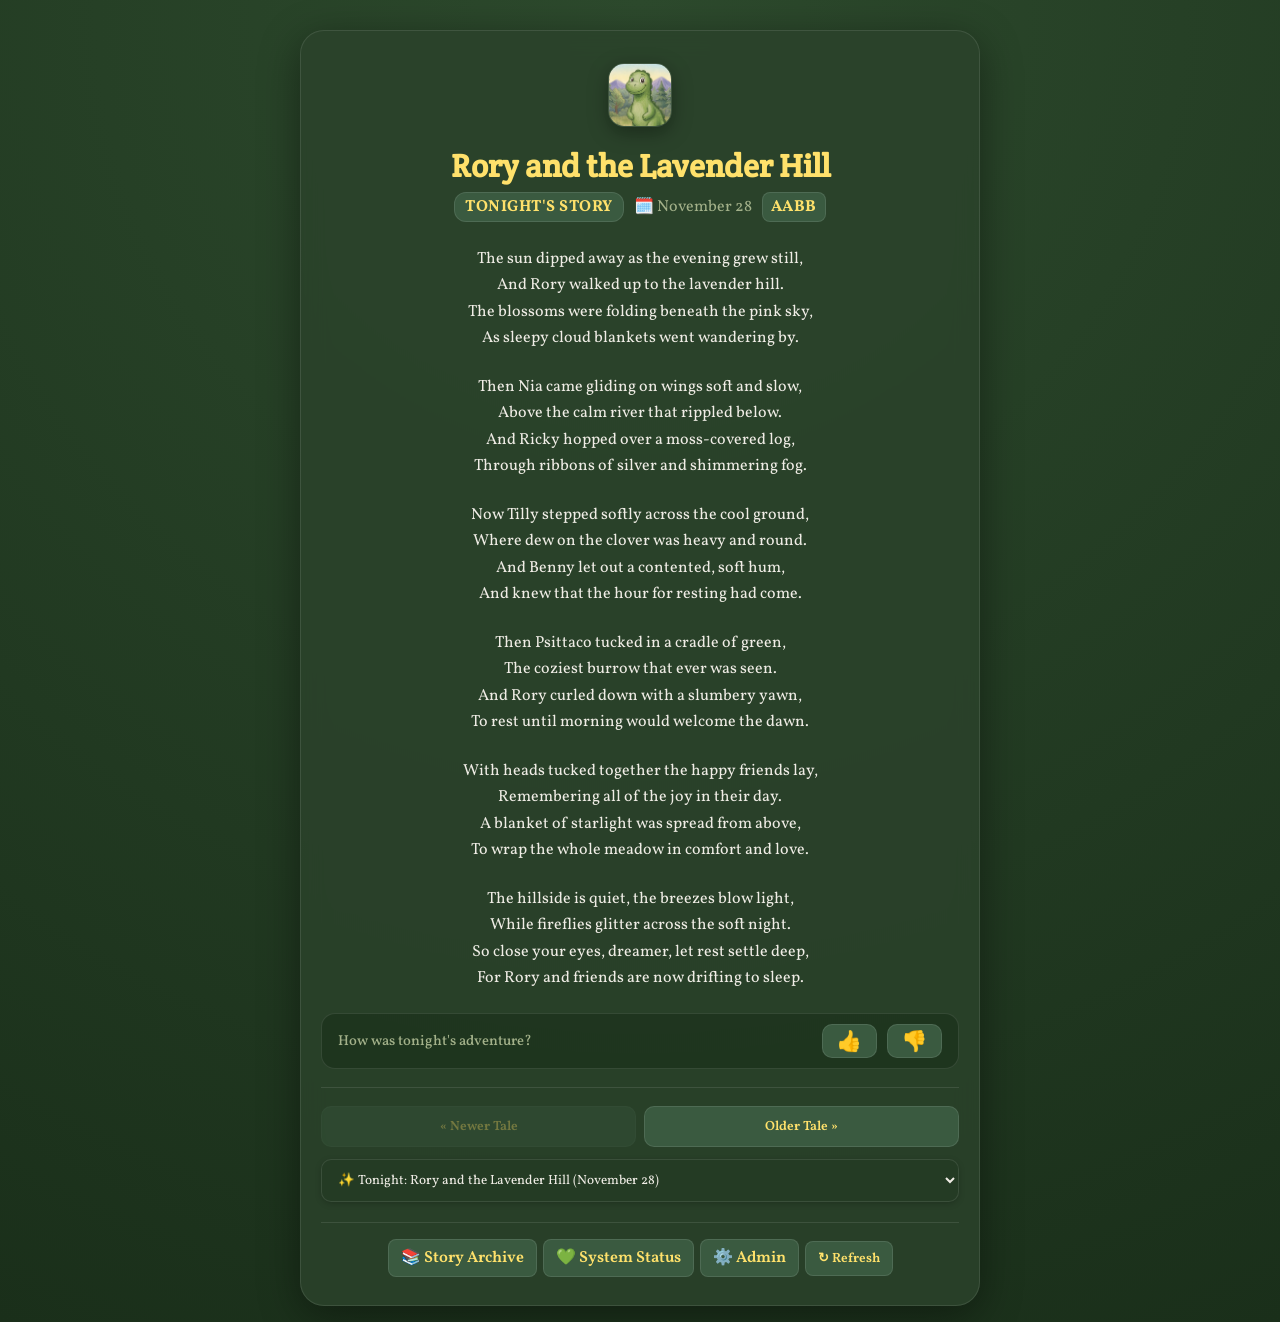
<file: index.html>
<!DOCTYPE html>
<html lang="en">
<head>
  <meta charset="UTF-8">
  <meta name="viewport" content="width=device-width, initial-scale=1.0, viewport-fit=cover">
  <title>Rory's Bedtime Story</title>

  <!-- App Icon & Shortcut Settings -->
  <link rel="apple-touch-icon" href="apple-touch-icon.png">
  <link rel="icon" type="image/png" href="apple-touch-icon.png">
  <meta name="theme-color" content="#1a2f1a">
  <meta name="apple-mobile-web-app-status-bar-style" content="black-translucent">

  <link rel="preconnect" href="https://fonts.googleapis.com">
  <link rel="preconnect" href="https://fonts.gstatic.com" crossorigin>
  <link href="https://fonts.googleapis.com/css2?family=Crete+Round&family=Vollkorn:ital,wght@0,400;0,600;1,400&display=swap" rel="stylesheet">
  <link rel="manifest" href="manifest.json">
  <link rel="stylesheet" href="style-theme.css">
</head>
<body>

<!-- Pull to Refresh Indicator -->
<div id="ptr-indicator" class="ptr-indicator">
  <div class="ptr-spinner" id="ptr-spinner"></div>
</div>

<div class="container">
  <!-- Centered Logo -->
  <div class="header-logo">
    <img src="apple-touch-icon.png" alt="Rory Bedtime Story Logo" class="app-logo">
  </div>

  <div id="status-toast"></div>

  <!-- Story Display -->
  <div id="story-display">
    <p class="status-msg">Loading tonight's adventure...</p>
  </div>

  <!-- Story Rating Component -->
  <div class="rating-bar" id="rating-bar" style="display: none;">
    <span class="rating-prompt">How was tonight's adventure?</span>
    <div class="rating-buttons">
      <button class="btn-rate" id="rate-up" onclick="submitRating(1)" aria-label="Thumbs Up">👍</button>
      <button class="btn-rate" id="rate-down" onclick="submitRating(-1)" aria-label="Thumbs Down">👎</button>
    </div>
  </div>

  <!-- Story Navigation Controls -->
  <div class="story-controls" id="story-controls" style="display: none;">
    <div class="pagination-row">
      <button id="btn-newer" class="btn-nav" onclick="navigateStory(-1)">« Newer Tale</button>
      <button id="btn-older" class="btn-nav" onclick="navigateStory(1)">Older Tale »</button>
    </div>

    <div class="select-container">
      <select id="story-dropdown" class="story-select" onchange="onSelectStory(this.value)">
        <option value="" disabled selected>📜 Choose from the last 30 stories...</option>
      </select>
    </div>
  </div>

  <!-- Bottom Navigation Links -->
  <div class="bottom-bar">
    <a href="archive.html" class="nav-link">📚 Story Archive</a>
    <a href="status.html" class="nav-link">💚 System Status</a>
    <a href="admin.html" class="nav-link">⚙️ Admin</a>
    <button class="nav-btn" onclick="fetchStories(true)">↻ Refresh</button>
  </div>
</div>

<script>
  const WORKER_ENDPOINT = "https://rory-trigger.stuartmckay.workers.dev";
  let allStories = [];
  let currentIndex = 0;
  let feedbackMap = {};

  function showToast(msg) {
    const toast = document.getElementById("status-toast");
    toast.textContent = msg;
    toast.style.display = "block";
    setTimeout(() => { toast.style.display = "none"; }, 3000);
  }

  async function fetchStories(isManual = false) {
    const container = document.getElementById('story-display');
    try {
      // 1. Fetch stories archive and D1 ratings concurrently
      const [storiesRes, feedbackRes] = await Promise.all([
        fetch('stories.json?nocache=' + Date.now()),
        fetch(`${WORKER_ENDPOINT}/feedback-all`).catch(() => null)
      ]);

      if (!storiesRes.ok) throw new Error("Could not load story library");
      allStories = await storiesRes.json();

      if (feedbackRes && feedbackRes.ok) {
        feedbackMap = await feedbackRes.json();
      } else {
        feedbackMap = {};
        allStories.forEach(s => {
          const sid = s.id || s.date;
          const cached = localStorage.getItem(`rating_${sid}`);
          if (cached) feedbackMap[sid] = parseInt(cached, 10);
        });
      }

      if (!allStories || allStories.length === 0) {
        container.innerHTML = '<p class="status-msg">No bedtime stories archived yet.</p>';
        document.getElementById('story-controls').style.display = 'none';
        document.getElementById('rating-bar').style.display = 'none';
        return;
      }

      const urlParams = new URLSearchParams(window.location.search);
      const requestedId = urlParams.get('story');

      if (requestedId) {
        const foundIndex = allStories.findIndex(s => (s.id && s.id === requestedId) || (s.date && s.date === requestedId));
        currentIndex = foundIndex !== -1 ? foundIndex : 0;
      } else {
        currentIndex = 0;
      }

      populateDropdown();
      renderCurrentStory();
      document.getElementById('story-controls').style.display = 'flex';
      document.getElementById('rating-bar').style.display = 'flex';

      if (isManual) showToast("Story refreshed!");
    } catch (err) {
      container.innerHTML = `<p class="status-msg" style="color: #f87171;">Failed to load bedtime story.<br><span style="font-size: 0.85em; color: var(--text-muted);">${escapeHtml(err.message)}</span></p>`;
    }
  }

  function populateDropdown() {
    const dropdown = document.getElementById('story-dropdown');
    dropdown.innerHTML = '';

    const recent30 = allStories.slice(0, 30);
    recent30.forEach((story, idx) => {
      const opt = document.createElement('option');
      opt.value = idx;
      const sid = story.id || story.date;
      const rating = feedbackMap[sid];

      let prefix = "";
      if (rating === 1) prefix = "👍 ";
      else if (rating === -1) prefix = "👎 ";

      const rawDate = story.date || '';
      const datePart = rawDate.includes(',') ? rawDate.split(',')[1].trim() : rawDate;
      opt.textContent = `${idx === 0 ? '✨ Tonight: ' : ''}${prefix}${story.title || 'Untitled'} (${datePart})`;
      dropdown.appendChild(opt);
    });
  }

  function renderCurrentStory() {
    const container = document.getElementById('story-display');
    const targetStory = allStories[currentIndex];
    if (!targetStory) return;

    const title = escapeHtml(targetStory.title || "Tonight's Bedtime Story");
    const rawDate = targetStory.date || "";
    const dateDisplay = escapeHtml(rawDate.includes(',') ? rawDate.split(',')[1].trim() : rawDate);
    const badgeText = currentIndex === 0 ? "Tonight's Story" : "Archived Story";
    const schemeBadge = targetStory.rhyme_scheme ? `<span class="scheme-badge">${escapeHtml(targetStory.rhyme_scheme)}</span>` : "";

    let versesHtml = "";
    if (Array.isArray(targetStory.verses) && targetStory.verses.length > 0) {
      versesHtml = targetStory.verses.map(v => `<div class="verse-text">${escapeHtml(v)}</div>`).join("");
    } else if (targetStory.content) {
      versesHtml = `<div class="verse-text">${escapeHtml(targetStory.content)}</div>`;
    } else {
      versesHtml = `<div class="verse-text" style="color: var(--text-muted);">Story text is being prepared...</div>`;
    }

    container.innerHTML = `
      <h1>${title}</h1>
      <div class="story-meta">
        <span class="active-badge">${badgeText}</span>
        <span class="story-date">🗓️ ${dateDisplay}</span>
        ${schemeBadge}
      </div>
      <div class="verses-container">
        ${versesHtml}
      </div>
    `;

    document.getElementById('btn-newer').disabled = (currentIndex <= 0);
    document.getElementById('btn-older').disabled = (currentIndex >= allStories.length - 1);

    const dropdown = document.getElementById('story-dropdown');
    if (currentIndex < 30) {
      dropdown.value = currentIndex;
    } else {
      dropdown.selectedIndex = -1;
    }

    syncRatingButtons();
  }

  function syncRatingButtons() {
    const targetStory = allStories[currentIndex];
    if (!targetStory) return;

    const storyId = targetStory.id || targetStory.date;
    const currentRating = feedbackMap[storyId] || parseInt(localStorage.getItem(`rating_${storyId}`), 10) || 0;

    const upBtn = document.getElementById('rate-up');
    const downBtn = document.getElementById('rate-down');

    upBtn.classList.toggle('active', currentRating === 1);
    downBtn.classList.toggle('active', currentRating === -1);
  }

  async function submitRating(rating) {
    const targetStory = allStories[currentIndex];
    if (!targetStory) return;

    const storyId = targetStory.id || targetStory.date;
    const title = targetStory.title || "Untitled";

    const currentRating = feedbackMap[storyId] || parseInt(localStorage.getItem(`rating_${storyId}`), 10) || 0;
    const finalRating = currentRating === rating ? 0 : rating;

    feedbackMap[storyId] = finalRating;
    if (finalRating === 0) {
      localStorage.removeItem(`rating_${storyId}`);
    } else {
      localStorage.setItem(`rating_${storyId}`, finalRating);
    }

    syncRatingButtons();
    populateDropdown();
    if (currentIndex < 30) {
      document.getElementById('story-dropdown').value = currentIndex;
    }

    try {
      const res = await fetch(WORKER_ENDPOINT, {
        method: "POST",
        headers: { "Content-Type": "application/json" },
        body: JSON.stringify({
          action: "rate_story",
          story_id: storyId,
          title: title,
          rating: finalRating
        })
      });

      if (!res.ok) throw new Error("Server rejected rating");
      showToast(finalRating === 1 ? "Added to favourites! 👍" : (finalRating === -1 ? "Feedback recorded! 👎" : "Rating removed."));
    } catch (err) {
      showToast("Saved locally (offline). Will sync when online.");
    }
  }

  function navigateStory(direction) {
    const newIdx = currentIndex + direction;
    if (newIdx >= 0 && newIdx < allStories.length) {
      currentIndex = newIdx;
      renderCurrentStory();
      window.scrollTo({ top: 0, behavior: 'smooth' });
    }
  }

  function onSelectStory(indexValue) {
    const idx = parseInt(indexValue, 10);
    if (!isNaN(idx) && idx >= 0 && idx < allStories.length) {
      currentIndex = idx;
      renderCurrentStory();
      window.scrollTo({ top: 0, behavior: 'smooth' });
    }
  }

  function escapeHtml(str) {
    return String(str).replace(/&/g, "&amp;").replace(/</g, "&lt;").replace(/>/g, "&gt;").replace(/"/g, "&quot;");
  }

  /* Pull to Refresh */
  (function initPtr() {
    const indicator = document.getElementById('ptr-indicator');
    const spinner = document.getElementById('ptr-spinner');
    let startY = 0;
    let currentY = 0;
    let isPulling = false;
    const PULL_THRESHOLD = 70;
    const MAX_PULL = 100;

    window.addEventListener('touchstart', (e) => {
      if (window.scrollY === 0) {
        startY = e.touches[0].pageY;
        isPulling = true;
      }
    }, { passive: true });

    window.addEventListener('touchmove', (e) => {
      if (!isPulling) return;
      currentY = e.touches[0].pageY;
      const distance = currentY - startY;

      if (distance > 0 && window.scrollY === 0) {
        const pullDistance = Math.min(distance * 0.4, MAX_PULL);
        indicator.style.transform = `translateY(${pullDistance}px)`;
        spinner.style.transform = `rotate(${pullDistance * 3.5}deg)`;
        if (e.cancelable) e.preventDefault();
      }
    }, { passive: false });

    window.addEventListener('touchend', async () => {
      if (!isPulling) return;
      isPulling = false;

      const pullDistance = (currentY - startY) * 0.4;
      if (pullDistance >= PULL_THRESHOLD && window.scrollY === 0) {
        indicator.style.transform = `translateY(${PULL_THRESHOLD}px)`;
        indicator.classList.add('ptr-loading');
        try {
          await fetchStories(true);
        } finally {
          setTimeout(() => {
            indicator.classList.remove('ptr-loading');
            indicator.style.transform = 'translateY(-100%)';
          }, 350);
        }
      } else {
        indicator.style.transform = 'translateY(-100%)';
      }
      startY = 0;
      currentY = 0;
    });
  })();

  /* Service Worker Registration with Immediate Update Check */
  if ('serviceWorker' in navigator) {
    window.addEventListener('load', () => {
      navigator.serviceWorker.register('sw.js')
        .then((reg) => {
          reg.update();
        })
        .catch(err => console.warn('Service Worker registration failed:', err));
    });
  }

  document.addEventListener("DOMContentLoaded", () => {
    fetchStories(false);
  });
</script>

</body>
</html>
</file>
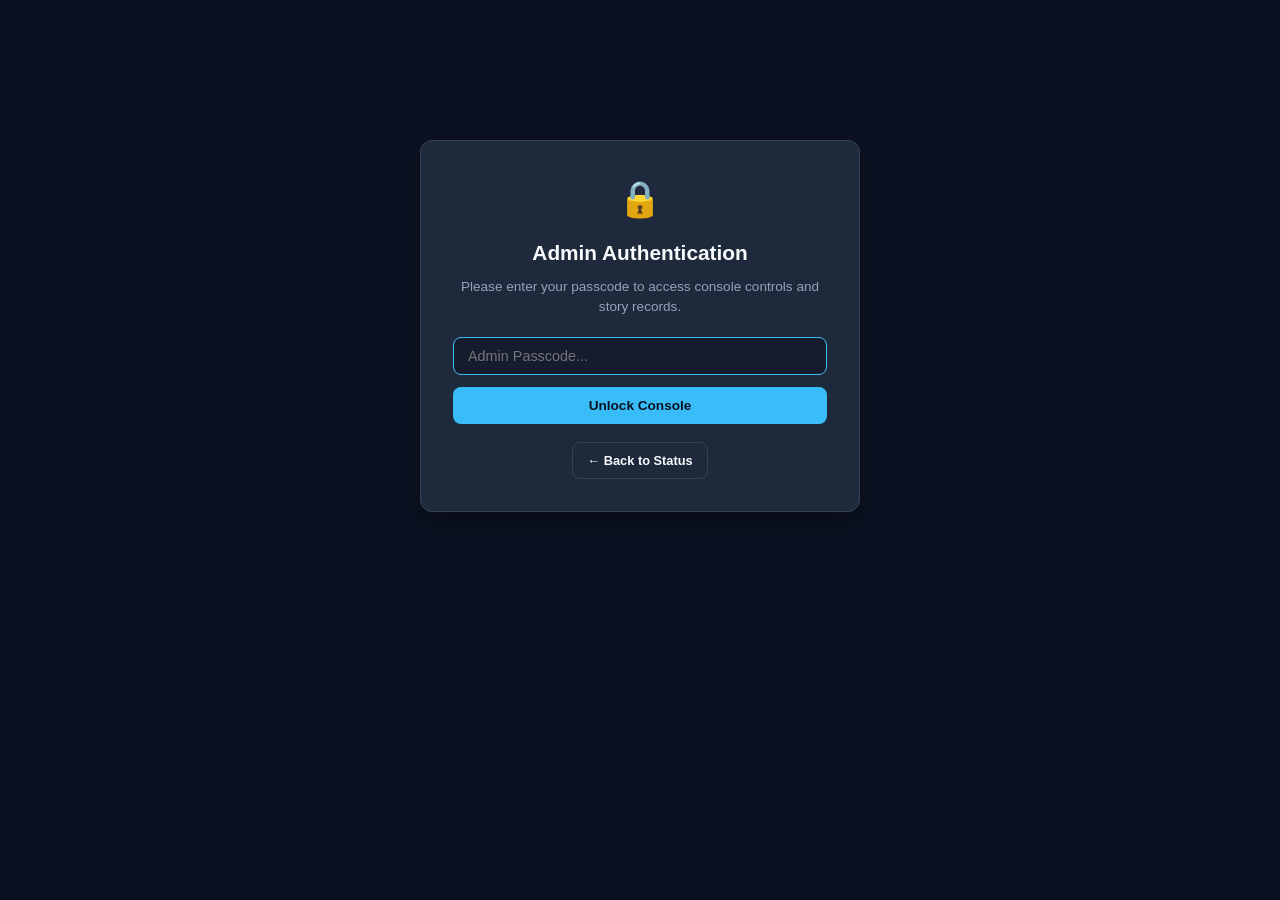
<file: admin.html>
<!DOCTYPE html>
<html lang="en">
<head>
  <meta charset="UTF-8">
  <meta name="viewport" content="width=device-width, initial-scale=1.0, maximum-scale=1.0, user-scalable=no, viewport-fit=cover">
  <link rel="stylesheet" href="style-console.css">
  <title>Rory Bedtime Story - Admin Console</title>
</head>
<body>

<!-- Pull to Refresh Indicator -->
<div id="ptr-indicator" class="ptr-indicator">
  <div class="ptr-spinner" id="ptr-spinner"></div>
</div>

<div class="container">
  <div class="ios-safe-spacer"></div>
  <div id="status-toast"></div>

  <!-- AUTHENTICATION GATE SCREEN -->
  <div id="auth-screen">
    <div class="auth-gate-card">
      <div style="font-size: 2.2rem; margin-bottom: 12px;">🔒</div>
      <h2>Admin Authentication</h2>
      <p>Please enter your passcode to access console controls and story records.</p>
      
      <form class="auth-form" onsubmit="event.preventDefault(); submitAuthGate();">
        <input type="password" id="gate-passcode" class="input-text" placeholder="Admin Passcode..." autocomplete="current-password" autofocus>
        <button type="submit" class="btn btn-primary" id="btn-gate-auth" style="justify-content: center; padding: 10px;">Unlock Console</button>
      </form>
      <div style="margin-top: 18px;">
        <a href="status.html" class="btn btn-secondary" style="font-size: 0.8rem;">← Back to Status</a>
      </div>
    </div>
  </div>

  <!-- MAIN ADMIN CONSOLE (Protected) -->
  <div id="admin-main">
    <div class="top-bar">
      <div class="header-title">
        <h1>🦖 Admin Console</h1>
        <p>Story management, generation triggers, and archive controls.</p>
      </div>
      <div class="action-group">
        <a href="index.html" class="btn btn-secondary">📖 Story</a>
        <a href="archive.html" class="btn btn-secondary">📚 Archive</a>
        <a href="status.html" class="btn btn-secondary">💚 Status</a>
        <button class="btn btn-secondary" onclick="logoutAdmin()">🔒 Lock</button>
        <button class="btn btn-primary" id="btn-trigger-story" onclick="triggerStoryGeneration()">✨ Generate Story Now</button>
      </div>
    </div>

    <!-- Stats Grid -->
    <div class="grid">
      <div class="stat-card">
        <div class="stat-label">Total Stories in Archive</div>
        <div class="stat-value" id="stat-total-stories">--</div>
      </div>
      <div class="stat-card">
        <div class="stat-label">Child Story Ratings</div>
        <div class="stat-value" id="stat-ratings-summary" style="font-size: 1rem;">
          <span style="color: #facc15;">👍 <span id="stat-count-liked">0</span></span>
          <span style="color: #64748b; margin: 0 4px;">|</span>
          <span style="color: #f87171;">👎 <span id="stat-count-disliked">0</span></span>
        </div>
      </div>
      <div class="stat-card">
        <div class="stat-label">Latest Published Story</div>
        <div class="stat-value" id="stat-latest-title" style="font-size: 0.95rem; white-space: nowrap; overflow: hidden; text-overflow: ellipsis;">--</div>
      </div>
      <div class="stat-card">
        <div class="stat-label">Session Status</div>
        <div class="stat-value" id="stat-auth-status">
          <span class="badge badge-success"><span class="status-dot"></span>Authorized</span>
        </div>
      </div>
    </div>

    <!-- Archive Management Table -->
    <div class="admin-card">
      <div class="card-header-flex">
        <div class="card-header-text">
          <h2>Story Archive Management</h2>
          <p>Edit titles, tune D1 ratings, or delete stories from <code>stories.json</code>.</p>
        </div>
        <div>
          <button class="btn btn-secondary" onclick="loadStories()">↻ Refresh Archive</button>
        </div>
      </div>

      <!-- Search and Filter Chips -->
      <div class="search-filter-bar">
        <input type="search" id="search-input" class="input-text" placeholder="🔍 Filter stories by title, date, or rhyme scheme..." oninput="renderStoriesTable()">
        <div class="filter-chips">
          <button class="filter-chip active" data-filter="all" onclick="setFilter('all')">All (<span id="filter-count-all">0</span>)</button>
          <button class="filter-chip" data-filter="liked" onclick="setFilter('liked')">👍 Liked (<span id="filter-count-liked">0</span>)</button>
          <button class="filter-chip" data-filter="disliked" onclick="setFilter('disliked')">👎 Disliked (<span id="filter-count-disliked">0</span>)</button>
          <button class="filter-chip" data-filter="unrated" onclick="setFilter('unrated')">⚪ Unrated (<span id="filter-count-unrated">0</span>)</button>
        </div>
      </div>

      <div class="batch-bar" id="batch-bar">
        <div style="font-size: 0.85rem; color: var(--text-muted);">
          <span id="selected-count">0</span> stories selected
        </div>
        <div style="display: flex; gap: 8px;">
          <button class="btn btn-danger btn-disabled" id="btn-batch-delete" onclick="batchDeleteSelected()">🗑️ Delete Selected</button>
        </div>
      </div>

      <div class="table-responsive">
        <table class="admin-table">
          <thead>
            <tr>
              <th class="checkbox-col"><input type="checkbox" id="select-all" class="checkbox-custom" onchange="toggleSelectAll(this)"></th>
              <th style="width: 130px;">Date</th>
              <th>Story Title</th>
              <th style="width: 110px;">Rating</th>
              <th style="width: 90px;">Verses</th>
              <th style="width: 150px; text-align: right;">Actions</th>
            </tr>
          </thead>
          <tbody id="stories-tbody">
            <tr>
              <td colspan="6" style="text-align: center; color: var(--text-muted); padding: 20px;">
                Loading stories and ratings...
              </td>
            </tr>
          </tbody>
        </table>
      </div>
    </div>
  </div>
</div>

<script>
  const WORKER_ENDPOINT = "https://rory-trigger.stuartmckay.workers.dev";
  let stories = [];
  let feedbackMap = {};
  let selectedIds = new Set();
  let currentFilter = "all";

  function showToast(message, type = "info") {
    const toast = document.getElementById("status-toast");
    toast.className = `toast-${type}`;
    toast.textContent = message;
    toast.style.display = "block";
    setTimeout(() => { toast.style.display = "none"; }, 5000);
  }

  function getPasscode() {
    return localStorage.getItem("rory_admin_key") || "";
  }

  async function verifyPasscode(key) {
    try {
      const res = await fetch(WORKER_ENDPOINT, {
        method: "POST",
        headers: { "Content-Type": "application/json" },
        body: JSON.stringify({ 
          action: "verify_auth", 
          admin_key: key 
        })
      });

      if (!res.ok) {
        const data = await res.json().catch(() => ({}));
        showToast(data.error || "Invalid passcode", "danger");
        return false;
      }

      return true;
    } catch (e) {
      showToast("Network / Worker unreachable: " + e.message, "danger");
      return false;
    }
  }

  async function submitAuthGate() {
    const btn = document.getElementById("btn-gate-auth");
    const key = document.getElementById("gate-passcode").value.trim();
    if (!key) return;

    btn.classList.add("btn-disabled");
    btn.textContent = "Verifying...";

    const isValid = await verifyPasscode(key);
    if (isValid) {
      localStorage.setItem("rory_admin_key", key);
      unlockConsoleUI();
      loadStories();
    }

    btn.classList.remove("btn-disabled");
    btn.textContent = "Unlock Console";
  }

  function unlockConsoleUI() {
    document.getElementById("auth-screen").style.display = "none";
    document.getElementById("admin-main").style.display = "block";
  }

  function logoutAdmin() {
    localStorage.removeItem("rory_admin_key");
    document.getElementById("admin-main").style.display = "none";
    document.getElementById("auth-screen").style.display = "flex";
    document.getElementById("gate-passcode").value = "";
    showToast("Session locked.", "info");
  }

  async function triggerStoryGeneration() {
    const btn = document.getElementById("btn-trigger-story");
    const key = getPasscode();
    btn.classList.add("btn-disabled");
    showToast("Triggering story generation workflow...", "info");

    try {
      const res = await fetch(WORKER_ENDPOINT, {
        method: "POST",
        headers: { "Content-Type": "application/json" },
        body: JSON.stringify({ 
          action: "generate", 
          admin_key: key 
        })
      });

      if (res.ok) {
        showToast("Story generation dispatched successfully via Cloudflare!", "success");
      } else {
        const err = await res.json().catch(() => ({}));
        showToast("Failed to trigger: " + (err.error || "Unknown error"), "danger");
      }
    } catch (e) {
      showToast("Error connecting to worker: " + e.message, "danger");
    } finally {
      btn.classList.remove("btn-disabled");
    }
  }

  async function loadStories() {
    const tbody = document.getElementById("stories-tbody");
    try {
      // Concurrently fetch stories from GitHub repository and ratings from Cloudflare D1
      const [storiesRes, feedbackRes] = await Promise.all([
        fetch(`stories.json?t=${Date.now()}`),
        fetch(`${WORKER_ENDPOINT}/feedback-all`).catch(() => null)
      ]);

      if (!storiesRes.ok) throw new Error("Could not load stories.json");
      stories = await storiesRes.json();

      if (feedbackRes && feedbackRes.ok) {
        feedbackMap = await feedbackRes.json();
      } else {
        feedbackMap = {};
        stories.forEach(s => {
          const sid = s.id || s.date;
          const localVal = localStorage.getItem(`rating_${sid}`);
          if (localVal) feedbackMap[sid] = parseInt(localVal, 10);
        });
      }

      document.getElementById("stat-total-stories").textContent = stories.length;
      if (stories.length > 0) {
        const latest = stories[0];
        const rawDate = latest.date || '';
        const datePart = rawDate.includes(',') ? rawDate.split(',')[1].trim() : rawDate;
        document.getElementById("stat-latest-title").textContent = `${latest.title || 'Untitled'} (${datePart})`;
      }

      updateFilterCounts();
      renderStoriesTable();
    } catch (e) {
      tbody.innerHTML = `<tr><td colspan="6" style="color: var(--danger-text); text-align: center; padding: 20px;">Failed to load stories: ${e.message}</td></tr>`;
    }
  }

  function updateFilterCounts() {
    let liked = 0;
    let disliked = 0;
    let unrated = 0;

    stories.forEach(s => {
      const sid = s.id || s.date;
      const r = feedbackMap[sid];
      if (r === 1) liked++;
      else if (r === -1) disliked++;
      else unrated++;
    });

    document.getElementById("stat-count-liked").textContent = liked;
    document.getElementById("stat-count-disliked").textContent = disliked;

    document.getElementById("filter-count-all").textContent = stories.length;
    document.getElementById("filter-count-liked").textContent = liked;
    document.getElementById("filter-count-disliked").textContent = disliked;
    document.getElementById("filter-count-unrated").textContent = unrated;
  }

  function setFilter(type) {
    currentFilter = type;
    document.querySelectorAll(".filter-chip").forEach(btn => {
      btn.classList.toggle("active", btn.getAttribute("data-filter") === type);
    });
    renderStoriesTable();
  }

  function renderStoriesTable() {
    const tbody = document.getElementById("stories-tbody");
    const query = (document.getElementById("search-input").value || "").toLowerCase().trim();
    tbody.innerHTML = "";
    selectedIds.clear();
    updateBatchUI();

    if (stories.length === 0) {
      tbody.innerHTML = `<tr><td colspan="6" style="text-align: center; color: var(--text-muted); padding: 20px;">No stories found in archive.</td></tr>`;
      return;
    }

    const filtered = stories.filter((story, idx) => {
      const storyId = story.id || story.date || `story-${idx}`;
      const rating = feedbackMap[storyId] || 0;
      const title = (story.title || "").toLowerCase();
      const date = (story.date || "").toLowerCase();
      const scheme = (story.rhyme_scheme || "").toLowerCase();

      const matchesSearch = !query || title.includes(query) || date.includes(query) || scheme.includes(query);
      if (!matchesSearch) return false;

      if (currentFilter === "liked") return rating === 1;
      if (currentFilter === "disliked") return rating === -1;
      if (currentFilter === "unrated") return !rating || rating === 0;
      return true;
    });

    if (filtered.length === 0) {
      tbody.innerHTML = `<tr><td colspan="6" style="text-align: center; color: var(--text-muted); padding: 20px;">No stories match your filter query.</td></tr>`;
      return;
    }

    filtered.forEach((story, idx) => {
      const storyId = story.id || story.date || `story-${idx}`;
      const rating = feedbackMap[storyId] || 0;
      const tr = document.createElement("tr");

      const schemeBadge = story.rhyme_scheme ? `<span class="rhyme-tag">${escapeHtml(story.rhyme_scheme)}</span>` : "";
      const rawDate = story.date || "--";
      const dateDisplay = rawDate.includes(',') ? rawDate.split(',')[1].trim() : rawDate;

      tr.innerHTML = `
        <td class="checkbox-col">
          <input type="checkbox" class="checkbox-custom story-checkbox" data-id="${storyId}" onchange="toggleSelectStory('${storyId}', this.checked)">
        </td>
        <td style="color: var(--text-muted); font-weight: 500; font-size: 0.82rem;">${escapeHtml(dateDisplay)}</td>
        <td>
          <span style="font-weight: 600; color: var(--text-main);">${escapeHtml(story.title || "Untitled")}</span>
          ${schemeBadge}
        </td>
        <td>
          <div class="rating-btn-group">
            <button class="btn-rate-mini ${rating === 1 ? 'active-up' : ''}" onclick="toggleStoryRating('${escapeHtml(storyId)}', '${escapeHtml(story.title || '')}', 1)" title="Thumbs Up">👍</button>
            <button class="btn-rate-mini ${rating === -1 ? 'active-down' : ''}" onclick="toggleStoryRating('${escapeHtml(storyId)}', '${escapeHtml(story.title || '')}', -1)" title="Thumbs Down">👎</button>
          </div>
        </td>
        <td><span class="badge badge-info">${story.verses ? story.verses.length : 0} Verses</span></td>
        <td style="text-align: right;">
          <div style="display: inline-flex; gap: 6px;">
            <button class="btn btn-secondary" onclick="promptRenameStory('${storyId}', '${escapeHtml(story.title || '')}')">✏️</button>
            <button class="btn btn-danger" onclick="deleteStory('${storyId}', '${escapeHtml(story.title || '')}')">🗑️</button>
          </div>
        </td>
      `;
      tbody.appendChild(tr);
    });
  }

  async function toggleStoryRating(storyId, title, clickedRating) {
    const currentRating = feedbackMap[storyId] || 0;
    const finalRating = currentRating === clickedRating ? 0 : clickedRating;

    // Optimistic UI update
    feedbackMap[storyId] = finalRating;
    updateFilterCounts();
    renderStoriesTable();

    try {
      const res = await fetch(WORKER_ENDPOINT, {
        method: "POST",
        headers: { "Content-Type": "application/json" },
        body: JSON.stringify({
          action: "rate_story",
          story_id: storyId,
          title: title,
          rating: finalRating
        })
      });

      if (!res.ok) throw new Error("Worker rejected rating update");
      showToast(finalRating === 1 ? "Marked as 👍 Liked" : (finalRating === -1 ? "Marked as 👎 Disliked" : "Rating removed"), "success");
    } catch (e) {
      showToast("Failed to save rating to D1.", "danger");
    }
  }

  function toggleSelectStory(id, checked) {
    if (checked) selectedIds.add(id);
    else selectedIds.delete(id);
    updateBatchUI();
  }

  function toggleSelectAll(masterCheckbox) {
    const checkboxes = document.querySelectorAll(".story-checkbox");
    checkboxes.forEach(cb => {
      cb.checked = masterCheckbox.checked;
      const id = cb.getAttribute("data-id");
      if (masterCheckbox.checked) selectedIds.add(id);
      else selectedIds.delete(id);
    });
    updateBatchUI();
  }

  function updateBatchUI() {
    const count = selectedIds.size;
    document.getElementById("selected-count").textContent = count;
    const btn = document.getElementById("btn-batch-delete");
    if (count > 0) btn.classList.remove("btn-disabled");
    else btn.classList.add("btn-disabled");
  }

  async function promptRenameStory(id, currentTitle) {
    const newTitle = prompt("Enter new title for this story:", currentTitle);
    if (!newTitle || newTitle.trim() === currentTitle) return;

    const key = getPasscode();
    try {
      showToast("Renaming story...", "info");
      const res = await fetch(WORKER_ENDPOINT, {
        method: "POST",
        headers: { "Content-Type": "application/json" },
        body: JSON.stringify({ 
          action: "rename", 
          id: id, 
          new_title: newTitle.trim(),
          admin_key: key 
        })
      });

      if (res.ok) {
        showToast("Story renamed successfully.", "success");
        setTimeout(loadStories, 1500);
      } else {
        const err = await res.json().catch(() => ({}));
        showToast("Error renaming story: " + (err.error || "Unauthorized"), "danger");
      }
    } catch (e) {
      showToast("Network error: " + e.message, "danger");
    }
  }

  async function deleteStory(id, title) {
    if (!confirm(`Are you sure you want to permanently delete "${title}"?`)) return;

    const key = getPasscode();
    try {
      showToast("Deleting story...", "info");
      const res = await fetch(WORKER_ENDPOINT, {
        method: "POST",
        headers: { "Content-Type": "application/json" },
        body: JSON.stringify({ 
          action: "delete", 
          id: id, 
          admin_key: key 
        })
      });

      if (res.ok) {
        // Clean up from D1 database as well
        fetch(WORKER_ENDPOINT, {
          method: "POST",
          headers: { "Content-Type": "application/json" },
          body: JSON.stringify({ action: "rate_story", story_id: id, rating: 0 })
        }).catch(() => null);

        showToast("Story deleted from archive.", "success");
        setTimeout(loadStories, 1500);
      } else {
        const err = await res.json().catch(() => ({}));
        showToast("Error deleting story: " + (err.error || "Unauthorized"), "danger");
      }
    } catch (e) {
      showToast("Network error: " + e.message, "danger");
    }
  }

  async function batchDeleteSelected() {
    const ids = Array.from(selectedIds);
    if (ids.length === 0) return;
    if (!confirm(`Are you sure you want to permanently delete ${ids.length} selected stories?`)) return;

    const key = getPasscode();
    try {
      showToast(`Deleting ${ids.length} stories...`, "info");
      const res = await fetch(WORKER_ENDPOINT, {
        method: "POST",
        headers: { "Content-Type": "application/json" },
        body: JSON.stringify({ 
          action: "delete_batch", 
          ids: ids, 
          admin_key: key 
        })
      });

      if (res.ok) {
        // Clean up D1 feedback entries for all deleted IDs
        ids.forEach(id => {
          fetch(WORKER_ENDPOINT, {
            method: "POST",
            headers: { "Content-Type": "application/json" },
            body: JSON.stringify({ action: "rate_story", story_id: id, rating: 0 })
          }).catch(() => null);
        });

        showToast(`Successfully deleted ${ids.length} stories.`, "success");
        setTimeout(loadStories, 1500);
      } else {
        const err = await res.json().catch(() => ({}));
        showToast("Batch deletion failed: " + (err.error || "Unauthorized"), "danger");
      }
    } catch (e) {
      showToast("Network error: " + e.message, "danger");
    }
  }

  function escapeHtml(str) {
    return String(str).replace(/&/g, "&amp;").replace(/</g, "&lt;").replace(/>/g, "&gt;").replace(/"/g, "&quot;");
  }

  /* Pull to Refresh */
  (function initPullToRefresh() {
    const indicator = document.getElementById('ptr-indicator');
    const spinner = document.getElementById('ptr-spinner');
    
    let startY = 0;
    let currentY = 0;
    let isPulling = false;
    const PULL_THRESHOLD = 70;
    const MAX_PULL = 100;

    window.addEventListener('touchstart', (e) => {
      if (window.scrollY === 0 && document.getElementById('admin-main').style.display === 'block') {
        startY = e.touches[0].pageY;
        isPulling = true;
      }
    }, { passive: true });

    window.addEventListener('touchmove', (e) => {
      if (!isPulling) return;

      currentY = e.touches[0].pageY;
      const distance = currentY - startY;

      if (distance > 0 && window.scrollY === 0) {
        const pullDistance = Math.min(distance * 0.4, MAX_PULL);
        indicator.style.transform = `translateY(${pullDistance}px)`;
        spinner.style.transform = `rotate(${pullDistance * 3.5}deg)`;
        if (e.cancelable) e.preventDefault();
      }
    }, { passive: false });

    window.addEventListener('touchend', async () => {
      if (!isPulling) return;
      isPulling = false;

      const distance = currentY - startY;
      const pullDistance = distance * 0.4;

      if (pullDistance >= PULL_THRESHOLD && window.scrollY === 0) {
        indicator.style.transform = `translateY(${PULL_THRESHOLD}px)`;
        indicator.classList.add('ptr-loading');

        try {
          await loadStories();
          showToast("Archive refreshed.", "success");
        } catch (err) {
          showToast("Failed to refresh archive.", "danger");
        } finally {
          setTimeout(() => {
            indicator.classList.remove('ptr-loading');
            indicator.style.transform = 'translateY(-100%)';
          }, 350);
        }
      } else {
        indicator.style.transform = 'translateY(-100%)';
      }

      startY = 0;
      currentY = 0;
    });
  })();

  document.addEventListener("DOMContentLoaded", async () => {
    const savedKey = getPasscode();
    if (savedKey) {
      const isValid = await verifyPasscode(savedKey);
      if (isValid) {
        unlockConsoleUI();
        loadStories();
      } else {
        localStorage.removeItem("rory_admin_key");
      }
    }
  });
</script>

</body>
</html>
</file>
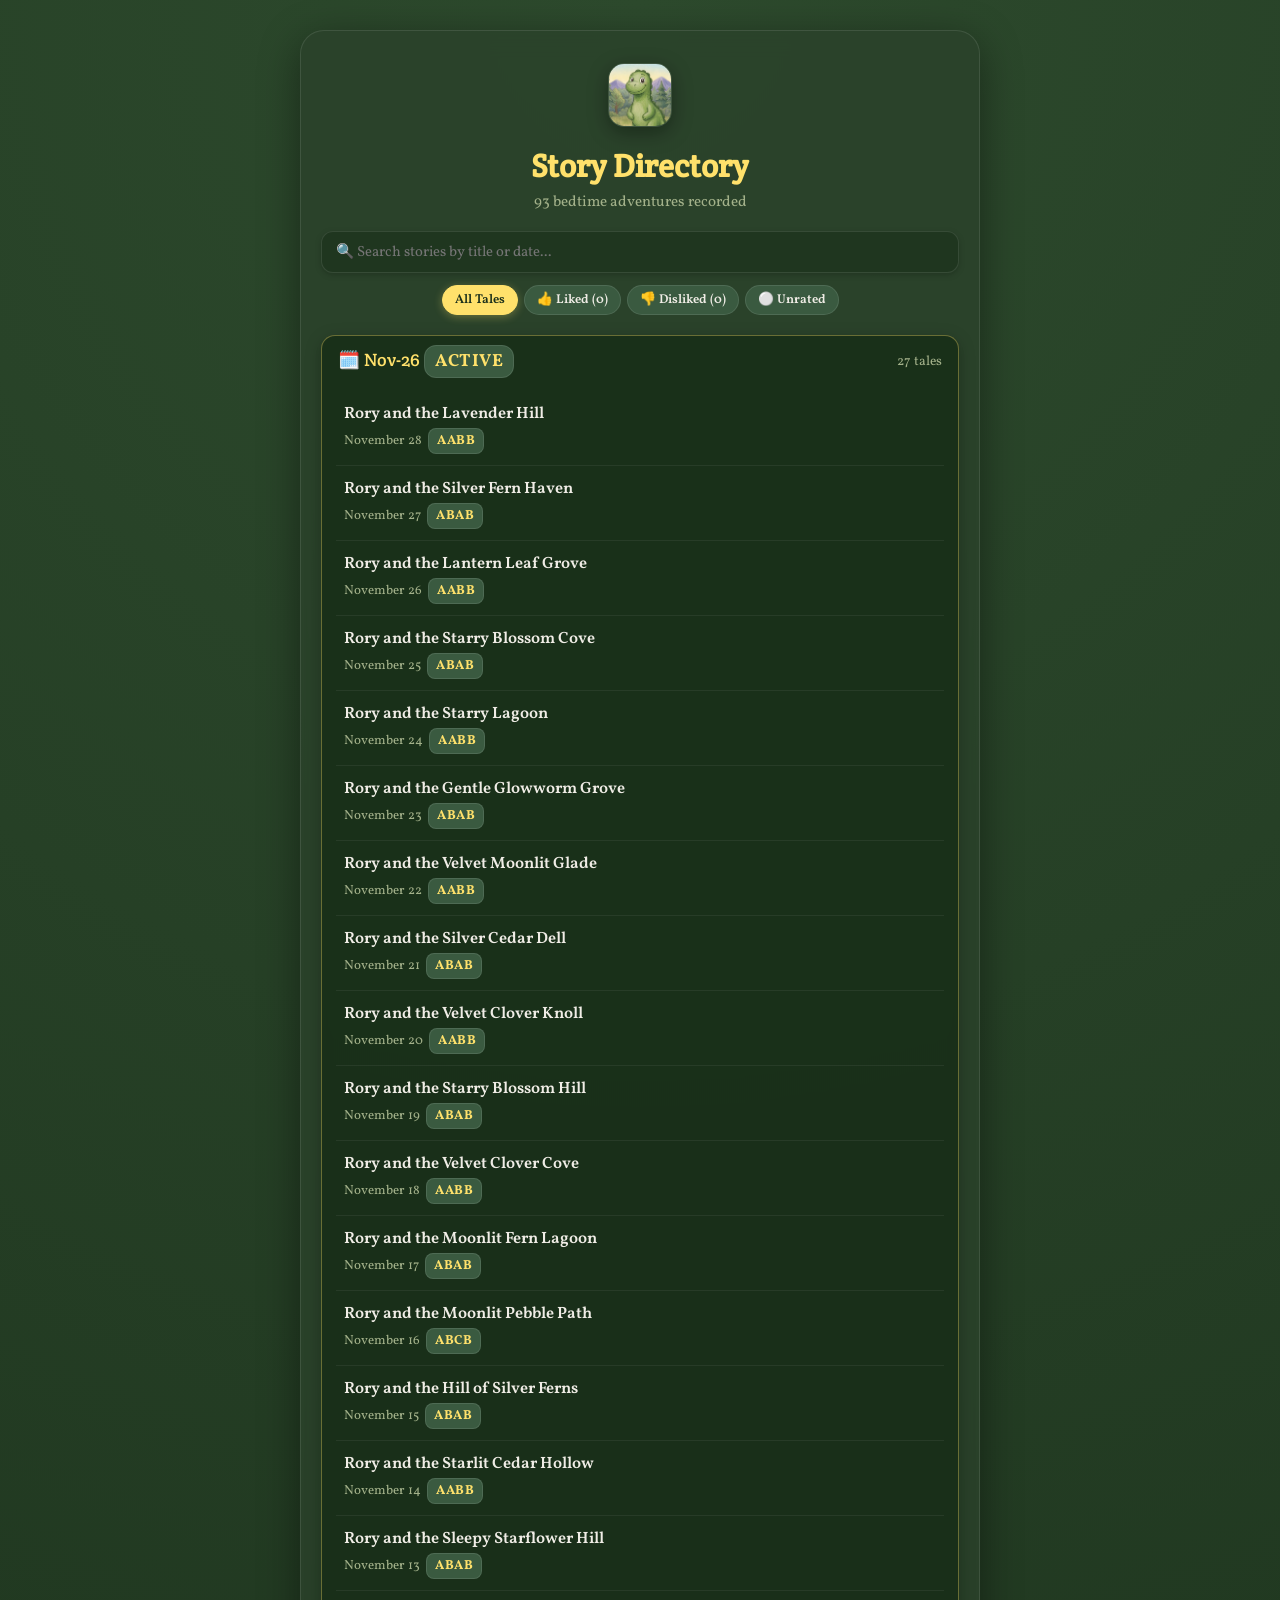
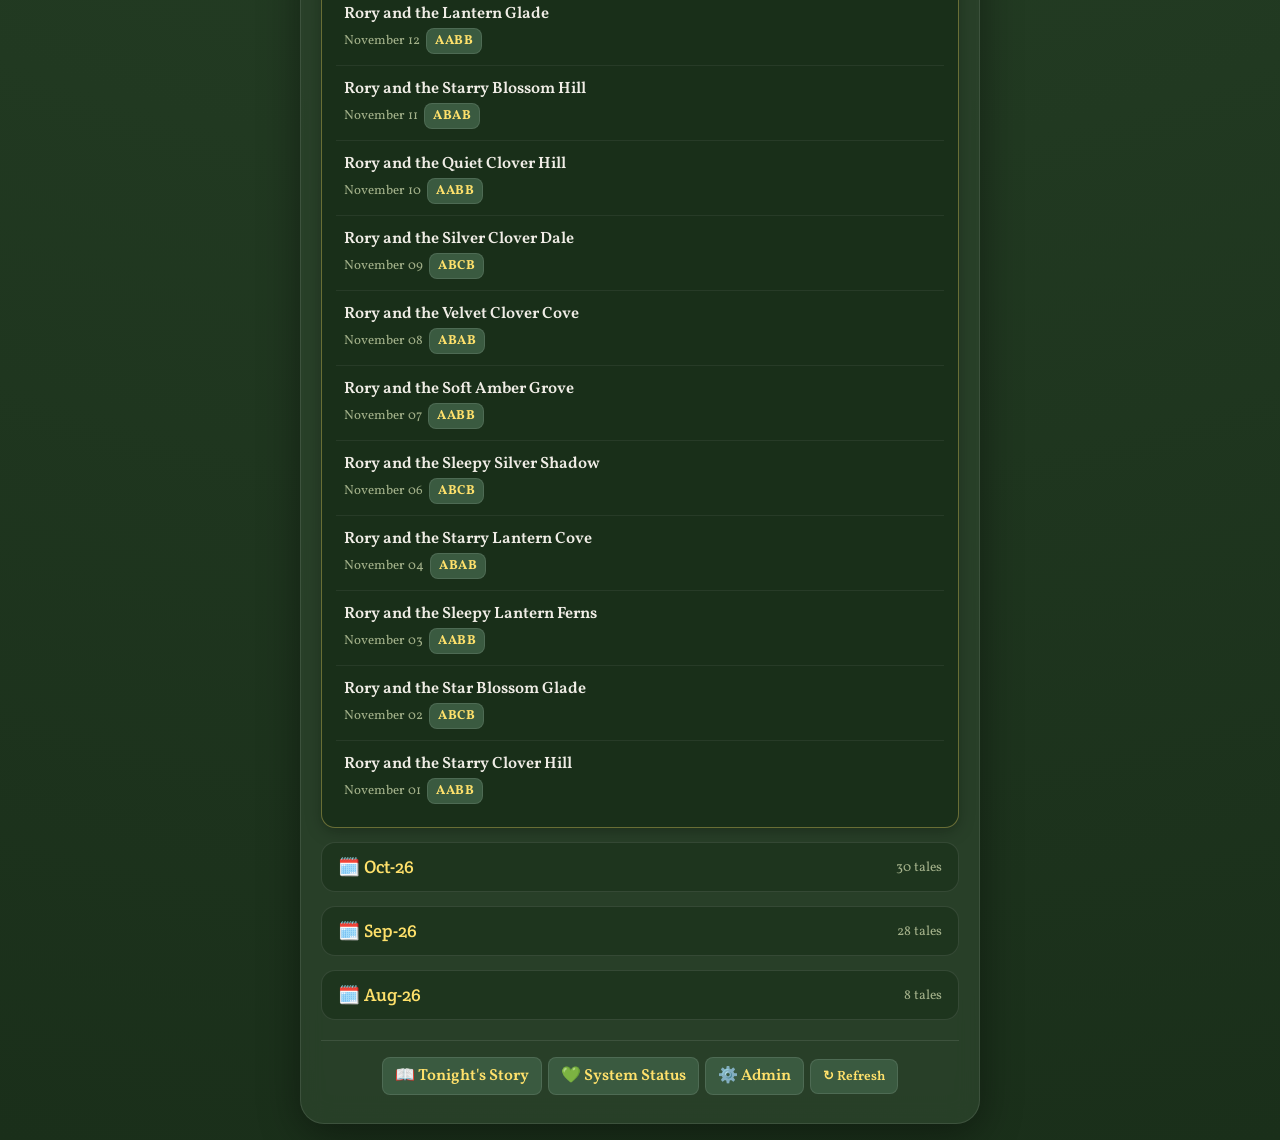
<file: archive.html>
<!DOCTYPE html>
<html lang="en">
<head>
  <meta charset="UTF-8">
  <meta name="viewport" content="width=device-width, initial-scale=1.0, viewport-fit=cover">
  <title>Story Directory | Rory's Bedtime Tales</title>

  <!-- App Icon & Shortcut Settings -->
  <link rel="apple-touch-icon" href="apple-touch-icon.png">
  <link rel="icon" type="image/png" href="apple-touch-icon.png">
  <meta name="theme-color" content="#1a2f1a">
  <meta name="apple-mobile-web-app-status-bar-style" content="black-translucent">
  <link rel="stylesheet" href="style-theme.css">
  <link rel="preconnect" href="https://fonts.googleapis.com">
  <link rel="preconnect" href="https://fonts.gstatic.com" crossorigin>
  <link href="https://fonts.googleapis.com/css2?family=Crete+Round&family=Vollkorn:ital,wght@0,400;0,600;1,400&display=swap" rel="stylesheet">
</head>
<body>

<!-- Pull to Refresh Indicator -->
<div id="ptr-indicator" class="ptr-indicator">
  <div class="ptr-spinner" id="ptr-spinner"></div>
</div>

<div class="container">
  <!-- Centered Apple Touch Icon Logo -->
  <div class="header-logo">
    <img src="apple-touch-icon.png" alt="Rory Bedtime Story Logo" class="app-logo">
  </div>

  <div id="status-toast"></div>

  <h1>Story Directory</h1>
  <p class="subtitle" id="archive-count">Browse every bedtime adventure by month</p>

  <!-- Search Input -->
  <input type="search" id="search-input" class="search-box" placeholder="🔍 Search stories by title or date..." oninput="applyFilters()">

  <!-- Filter Chips -->
  <div class="filter-bar">
    <button class="filter-chip active" data-filter="all" onclick="setFilter('all')">All Tales</button>
    <button class="filter-chip" data-filter="liked" onclick="setFilter('liked')">👍 Liked (<span id="count-liked">0</span>)</button>
    <button class="filter-chip" data-filter="disliked" onclick="setFilter('disliked')">👎 Disliked (<span id="count-disliked">0</span>)</button>
    <button class="filter-chip" data-filter="unrated" onclick="setFilter('unrated')">⚪ Unrated</button>
  </div>

  <!-- Accordion Directory Container -->
  <div id="directory-content">
    <p class="status-msg">Loading library...</p>
  </div>

  <!-- Bottom Navigation Links -->
  <div class="bottom-bar">
    <a href="index.html" class="nav-link">📖 Tonight's Story</a>
    <a href="status.html" class="nav-link">💚 System Status</a>
    <a href="admin.html" class="nav-link">⚙️ Admin</a>
    <button class="nav-btn" onclick="loadDirectory(true)">↻ Refresh</button>
  </div>
</div>

<script>
  const WORKER_ENDPOINT = "https://rory-trigger.stuartmckay.workers.dev";
  let allStories = [];
  let feedbackMap = {};
  let currentFilter = 'all';

  function showToast(msg) {
    const toast = document.getElementById("status-toast");
    toast.textContent = msg;
    toast.style.display = "block";
    setTimeout(() => { toast.style.display = "none"; }, 3000);
  }

  async function loadDirectory(isManual = false) {
    const container = document.getElementById('directory-content');
    try {
      // Concurrently fetch stories archive and D1 feedback ratings
      const [storiesRes, feedbackRes] = await Promise.all([
        fetch('stories.json?nocache=' + Date.now()),
        fetch(`${WORKER_ENDPOINT}/feedback-all`).catch(() => null)
      ]);

      if (!storiesRes.ok) throw new Error("Could not load archive");
      allStories = await storiesRes.json();

      if (feedbackRes && feedbackRes.ok) {
        feedbackMap = await feedbackRes.json();
      } else {
        feedbackMap = {};
        allStories.forEach(s => {
          const sid = s.id || s.date;
          const localVal = localStorage.getItem(`rating_${sid}`);
          if (localVal) feedbackMap[sid] = parseInt(localVal, 10);
        });
      }

      updateFilterCounts();
      applyFilters();

      if (isManual) showToast("Archive refreshed!");
    } catch (err) {
      container.innerHTML = `<p class="status-msg" style="color: #f87171;">Failed to load story archive.<br><span style="font-size: 0.85rem; color: var(--text-muted);">${escapeHtml(err.message)}</span></p>`;
    }
  }

  function updateFilterCounts() {
    let liked = 0;
    let disliked = 0;

    allStories.forEach(s => {
      const sid = s.id || s.date;
      const r = feedbackMap[sid];
      if (r === 1) liked++;
      if (r === -1) disliked++;
    });

    document.getElementById('count-liked').textContent = liked;
    document.getElementById('count-disliked').textContent = disliked;
    document.getElementById('archive-count').textContent = `${allStories.length} bedtime adventures recorded`;
  }

  function setFilter(type) {
    currentFilter = type;
    document.querySelectorAll('.filter-chip').forEach(btn => {
      btn.classList.toggle('active', btn.getAttribute('data-filter') === type);
    });
    applyFilters();
  }

  function applyFilters() {
    const container = document.getElementById('directory-content');
    const query = (document.getElementById('search-input').value || '').toLowerCase().trim();

    if (!allStories || allStories.length === 0) {
      container.innerHTML = '<p class="status-msg">No stories archived yet.</p>';
      return;
    }

    // Filter stories based on search query & rating chip
    const filteredStories = allStories.filter(story => {
      const sid = story.id || story.date;
      const rating = feedbackMap[sid] || 0;
      const title = (story.title || '').toLowerCase();
      const date = (story.date || '').toLowerCase();

      // Search matching
      const matchesSearch = !query || title.includes(query) || date.includes(query);
      if (!matchesSearch) return false;

      // Rating filter matching
      if (currentFilter === 'liked') return rating === 1;
      if (currentFilter === 'disliked') return rating === -1;
      if (currentFilter === 'unrated') return !rating || rating === 0;
      return true;
    });

    if (filteredStories.length === 0) {
      container.innerHTML = '<p class="status-msg">No bedtime stories match your filter criteria.</p>';
      return;
    }

    // Group filtered stories by month_group
    const groups = {};
    filteredStories.forEach(story => {
      const group = story.month_group || 'Earlier Tales';
      if (!groups[group]) groups[group] = [];
      groups[group].push(story);
    });

    container.innerHTML = '';
    const isFilteredView = currentFilter !== 'all' || query.length > 0;
    let isFirstMonth = true;

    for (const [month, list] of Object.entries(groups)) {
      const details = document.createElement('details');
      // If user is searching/filtering, open all matched month groups automatically
      details.open = isFilteredView ? true : isFirstMonth;

      const summary = document.createElement('summary');
      const badge = (!isFilteredView && isFirstMonth) ? '<span class="active-badge">Active</span>' : '';
      summary.innerHTML = `
        <span>🗓️ ${escapeHtml(month)} ${badge}</span>
        <span style="font-size:0.85rem; color:var(--text-muted); font-family:ui-serif, -apple-system-ui-serif, 'New York', 'Vollkorn', serif;">
          ${list.length} ${list.length === 1 ? 'tale' : 'tales'}
        </span>
      `;
      details.appendChild(summary);

      const ul = document.createElement('ul');
      ul.className = 'story-list';

      list.forEach(s => {
        const sid = s.id || s.date;
        const rating = feedbackMap[sid];
        const rawDate = s.date || '';
        const datePart = rawDate.includes(',') ? rawDate.split(',')[1].trim() : rawDate;
        const schemeBadge = s.rhyme_scheme ? `<span class="scheme-badge">${escapeHtml(s.rhyme_scheme)}</span>` : '';

        let ratingBadgeHtml = '';
        if (rating === 1) {
          ratingBadgeHtml = '<span class="rating-pill" title="Liked">👍</span>';
        } else if (rating === -1) {
          ratingBadgeHtml = '<span class="rating-pill" title="Disliked">👎</span>';
        }

        const li = document.createElement('li');
        li.className = 'story-item';
        li.innerHTML = `
          <div class="story-link-group">
            <a class="story-link" href="index.html?story=${encodeURIComponent(sid)}">${escapeHtml(s.title || 'Untitled Tale')}</a>
            <div class="story-meta-tags">
              <span>${escapeHtml(datePart)}</span>
              ${schemeBadge}
            </div>
          </div>
          ${ratingBadgeHtml}
        `;
        ul.appendChild(li);
      });

      details.appendChild(ul);
      container.appendChild(details);

      isFirstMonth = false;
    }
  }

  function escapeHtml(str) {
    return String(str).replace(/&/g, "&amp;").replace(/</g, "&lt;").replace(/>/g, "&gt;").replace(/"/g, "&quot;");
  }

  /* Pull to Refresh */
  (function initPtr() {
    const indicator = document.getElementById('ptr-indicator');
    const spinner = document.getElementById('ptr-spinner');
    let startY = 0;
    let currentY = 0;
    let isPulling = false;
    const PULL_THRESHOLD = 70;
    const MAX_PULL = 100;

    window.addEventListener('touchstart', (e) => {
      if (window.scrollY === 0) {
        startY = e.touches[0].pageY;
        isPulling = true;
      }
    }, { passive: true });

    window.addEventListener('touchmove', (e) => {
      if (!isPulling) return;
      currentY = e.touches[0].pageY;
      const distance = currentY - startY;

      if (distance > 0 && window.scrollY === 0) {
        const pullDistance = Math.min(distance * 0.4, MAX_PULL);
        indicator.style.transform = `translateY(${pullDistance}px)`;
        spinner.style.transform = `rotate(${pullDistance * 3.5}deg)`;
        if (e.cancelable) e.preventDefault();
      }
    }, { passive: false });

    window.addEventListener('touchend', async () => {
      if (!isPulling) return;
      isPulling = false;

      const pullDistance = (currentY - startY) * 0.4;
      if (pullDistance >= PULL_THRESHOLD && window.scrollY === 0) {
        indicator.style.transform = `translateY(${PULL_THRESHOLD}px)`;
        indicator.classList.add('ptr-loading');
        try {
          await loadDirectory(true);
        } finally {
          setTimeout(() => {
            indicator.classList.remove('ptr-loading');
            indicator.style.transform = 'translateY(-100%)';
          }, 350);
        }
      } else {
        indicator.style.transform = 'translateY(-100%)';
      }
      startY = 0;
      currentY = 0;
    });
  })();

  document.addEventListener("DOMContentLoaded", () => {
    loadDirectory(false);
  });
</script>

</body>
</html>
</file>
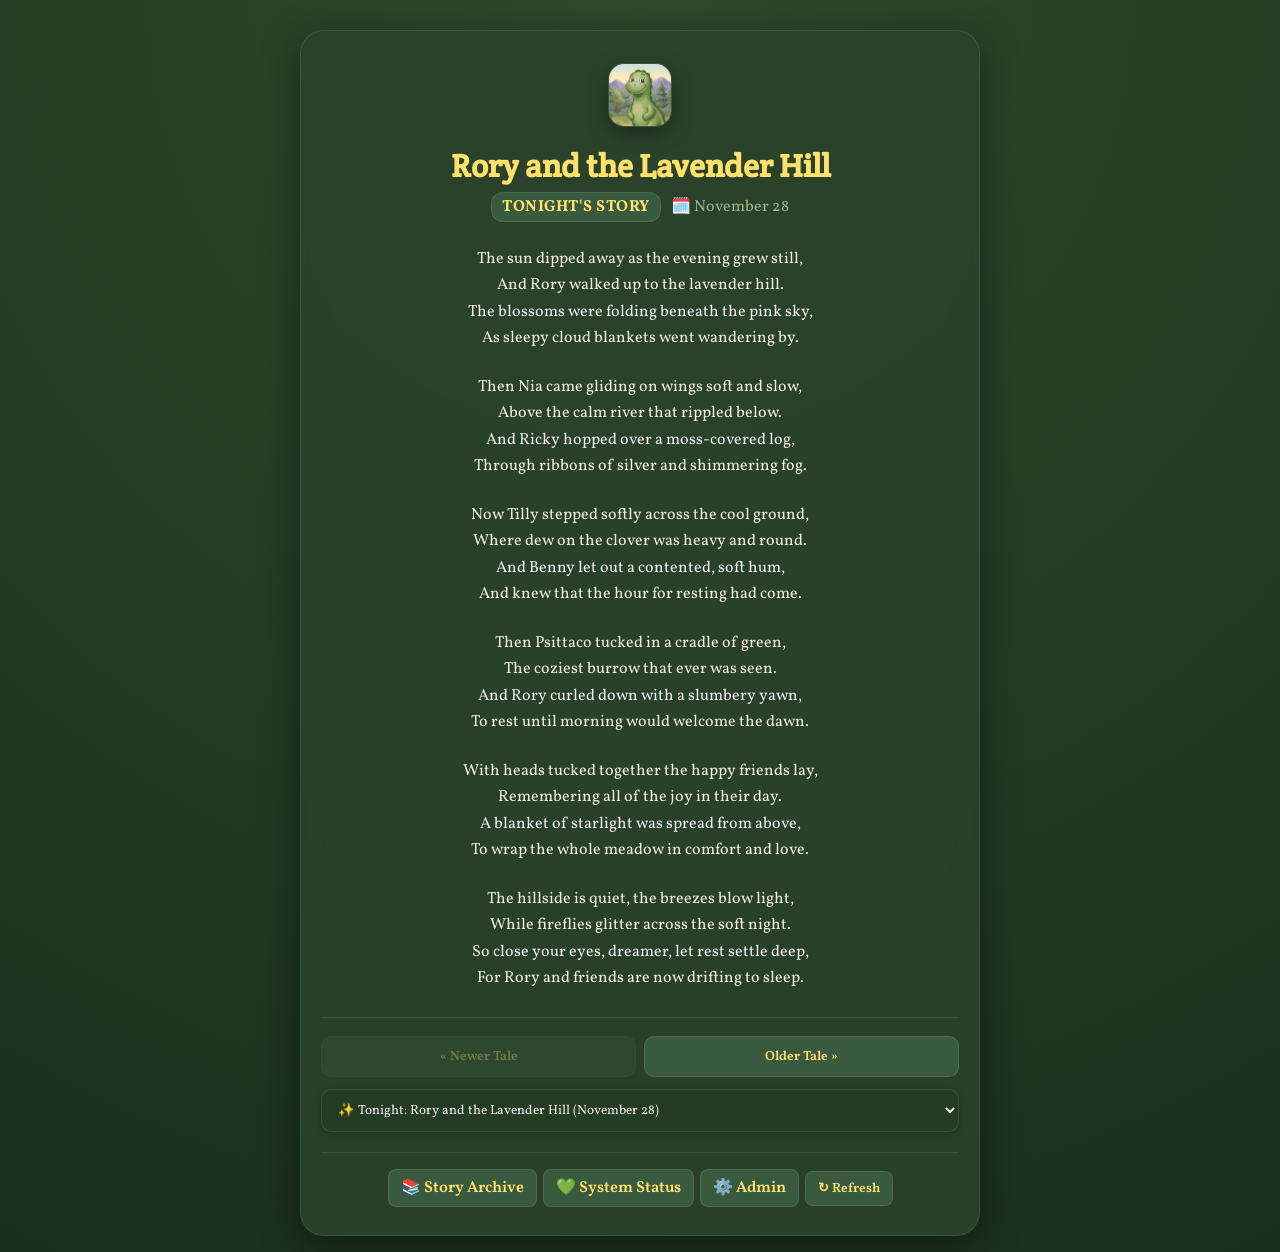
<file: index2.html>
<!DOCTYPE html>
<html lang="en">
<head>
  <meta charset="UTF-8">
  <meta name="viewport" content="width=device-width, initial-scale=1.0, viewport-fit=cover">
  <title>Rory's Bedtime Story</title>

  <!-- App Icon & Shortcut Settings -->
  <link rel="apple-touch-icon" href="apple-touch-icon.png">
  <link rel="icon" type="image/png" href="apple-touch-icon.png">
  <meta name="theme-color" content="#1a2f1a">
  <meta name="apple-mobile-web-app-status-bar-style" content="black-translucent">

  <link rel="preconnect" href="https://fonts.googleapis.com">
  <link rel="preconnect" href="https://fonts.gstatic.com" crossorigin>
  <link href="https://fonts.googleapis.com/css2?family=Crete+Round&family=Vollkorn:ital,wght@0,400;0,600;1,400&display=swap" rel="stylesheet">

  <style>
    :root {
      --bg: #1a2f1a;
      --card-bg: rgba(43, 66, 43, 0.85);
      --text-main: #f0ede6;
      --accent-title: #ffe16b;
      --text-muted: #a3b18a;
      --border: rgba(255, 255, 255, 0.1);
      --btn-bg: #3a5a40;
      --btn-hover: #588157;
      --select-bg: #243b24;
    }

    * {
      box-sizing: border-box;
      margin: 0;
      padding: 0;
    }

    html {
      background-color: var(--bg);
      overscroll-behavior-y: contain;
      -webkit-text-size-adjust: auto;
      text-size-adjust: auto;
    }

    body {
      margin: 0;
      padding: calc(env(safe-area-inset-top, 20px) + 20px) 8px calc(env(safe-area-inset-bottom, 20px) + 16px) 8px;
      background: radial-gradient(circle at top, #2d4a2d 0%, #1a2f1a 100%);
      color: var(--text-main);
      font: -apple-system-body;
      font-family: ui-serif, -apple-system-ui-serif, "New York", "Vollkorn", serif;
      min-height: 100vh;
      display: flex;
      justify-content: center;
      align-items: flex-start;
      box-sizing: border-box;
      overscroll-behavior-y: contain;
      -webkit-overflow-scrolling: touch;
    }

    /* Pull-to-Refresh Indicator */
    .ptr-indicator {
      position: fixed;
      top: 0;
      left: 0;
      right: 0;
      height: 60px;
      display: flex;
      align-items: center;
      justify-content: center;
      transform: translateY(-100%);
      transition: transform 0.2s ease-out;
      z-index: 9999;
      pointer-events: none;
    }

    .ptr-spinner {
      width: 26px;
      height: 26px;
      border: 3px solid rgba(255, 225, 107, 0.2);
      border-top-color: var(--accent-title);
      border-radius: 50%;
      transition: transform 0.1s linear;
    }

    .ptr-loading .ptr-spinner {
      animation: ptr-spin 0.7s linear infinite;
    }

    @keyframes ptr-spin {
      to { transform: rotate(360deg); }
    }

    .container {
      width: 100%;
      max-width: 680px;
      background: var(--card-bg);
      backdrop-filter: blur(12px);
      -webkit-backdrop-filter: blur(12px);
      border: 1px solid var(--border);
      border-radius: 20px;
      padding: 20px 10px;
      box-shadow: 0 10px 40px rgba(0, 0, 0, 0.4);
    }

    @media (min-width: 480px) {
      body {
        padding-top: calc(env(safe-area-inset-top, 20px) + 30px);
        padding-left: 14px;
        padding-right: 14px;
      }
      .container {
        padding: 28px 20px;
        border-radius: 24px;
      }
    }

    /* Header & Logo */
    .header-logo {
      text-align: center;
      margin-top: 4px;
      margin-bottom: 12px;
    }

    .app-logo {
      width: 64px;
      height: 64px;
      border-radius: 16px;
      box-shadow: 0 6px 20px rgba(0, 0, 0, 0.35);
      border: 1px solid var(--border);
      display: inline-block;
      object-fit: cover;
    }

    /* Native Title Dynamic Type Hook */
    h1 {
      font: -apple-system-title1;
      font-family: ui-serif, -apple-system-ui-serif, "New York", "Crete Round", serif;
      font-weight: 700;
      color: var(--accent-title);
      margin: 0 0 6px 0;
      text-align: center;
      line-height: 1.25;
      padding: 0 4px;
    }

    .story-meta {
      display: flex;
      justify-content: center;
      align-items: center;
      gap: 10px;
      margin-bottom: 24px;
      flex-wrap: wrap;
    }

    .active-badge {
      background: #3a5a40;
      color: #ffe16b;
      font: -apple-system-caption1;
      font-family: ui-serif, -apple-system-ui-serif, "New York", "Vollkorn", serif;
      padding: 3px 10px;
      border-radius: 12px;
      letter-spacing: 0.5px;
      text-transform: uppercase;
      font-weight: bold;
      border: 1px solid var(--border);
    }

    .story-date {
      color: var(--text-muted);
      font: -apple-system-subheadline;
      font-family: ui-serif, -apple-system-ui-serif, "New York", "Vollkorn", serif;
    }

    /* Verses connected directly to native iOS Dynamic Type */
    .verses-container {
      display: flex;
      flex-direction: column;
      gap: 1.4em;
      margin-bottom: 26px;
      text-align: center;
      width: 100%;
    }

    .verse-text {
      font: -apple-system-body;
      font-family: ui-serif, -apple-system-ui-serif, "New York", "Vollkorn", serif;
      line-height: 1.65;
      color: var(--text-main);
      white-space: pre-line;
      margin: 0;
      padding: 0 4px;
    }

    /* Story Pagination & Controls */
    .story-controls {
      display: flex;
      flex-direction: column;
      gap: 12px;
      margin-top: 10px;
      padding-top: 18px;
      border-top: 1px solid var(--border);
    }

    .pagination-row {
      display: flex;
      justify-content: space-between;
      gap: 8px;
    }

    .btn-nav {
      flex: 1;
      display: inline-flex;
      align-items: center;
      justify-content: center;
      gap: 4px;
      background: var(--btn-bg);
      color: var(--accent-title);
      border: 1px solid var(--border);
      border-radius: 10px;
      padding: 10px 12px;
      font: -apple-system-callout;
      font-family: ui-serif, -apple-system-ui-serif, "New York", "Vollkorn", serif;
      font-weight: 600;
      cursor: pointer;
      transition: background 0.2s;
      text-decoration: none;
    }

    .btn-nav:hover:not(:disabled) {
      background: var(--btn-hover);
    }

    .btn-nav:disabled {
      opacity: 0.35;
      cursor: not-allowed;
      border-color: rgba(255, 255, 255, 0.05);
    }

    .select-container {
      width: 100%;
    }

    .story-select {
      width: 100%;
      background: var(--select-bg);
      color: var(--text-main);
      border: 1px solid var(--border);
      border-radius: 10px;
      padding: 10px 12px;
      font: -apple-system-body;
      font-family: ui-serif, -apple-system-ui-serif, "New York", "Vollkorn", serif;
      outline: none;
      cursor: pointer;
      box-shadow: 0 2px 6px rgba(0, 0, 0, 0.2);
    }

    .story-select:focus {
      border-color: var(--accent-title);
    }

    /* Bottom Navigation Bar */
    .bottom-bar {
      margin-top: 20px;
      padding-top: 16px;
      border-top: 1px solid var(--border);
      display: flex;
      justify-content: center;
      align-items: center;
      flex-wrap: wrap;
      gap: 6px;
    }

    a.nav-link, button.nav-btn {
      color: var(--accent-title);
      text-decoration: none;
      font: -apple-system-footnote;
      font-family: ui-serif, -apple-system-ui-serif, "New York", "Vollkorn", serif;
      font-weight: 600;
      background: var(--btn-bg);
      padding: 7px 12px;
      border-radius: 8px;
      border: 1px solid var(--border);
      cursor: pointer;
      transition: background 0.2s;
      display: inline-flex;
      align-items: center;
      gap: 4px;
    }

    a.nav-link:hover, button.nav-btn:hover {
      background: var(--btn-hover);
    }

    .status-msg {
      text-align: center;
      color: var(--text-muted);
      padding: 30px 10px;
      font: -apple-system-body;
      font-family: ui-serif, -apple-system-ui-serif, "New York", "Vollkorn", serif;
    }

    #status-toast {
      display: none;
      position: fixed;
      bottom: 24px;
      left: 50%;
      transform: translateX(-50%);
      background: #2b422b;
      color: var(--accent-title);
      border: 1px solid rgba(255, 225, 107, 0.3);
      padding: 8px 18px;
      border-radius: 20px;
      font: -apple-system-footnote;
      font-family: ui-serif, -apple-system-ui-serif, "New York", "Vollkorn", serif;
      font-weight: 600;
      box-shadow: 0 4px 16px rgba(0,0,0,0.4);
      z-index: 10000;
    }
  </style>
</head>
<body>

<!-- Pull to Refresh Indicator -->
<div id="ptr-indicator" class="ptr-indicator">
  <div class="ptr-spinner" id="ptr-spinner"></div>
</div>

<div class="container">
  <!-- Centered Logo -->
  <div class="header-logo">
    <img src="apple-touch-icon.png" alt="Rory Bedtime Story Logo" class="app-logo">
  </div>

  <div id="status-toast"></div>

  <!-- Story Display -->
  <div id="story-display">
    <p class="status-msg">Loading tonight's adventure...</p>
  </div>

  <!-- Story Navigation Controls -->
  <div class="story-controls" id="story-controls" style="display: none;">
    <div class="pagination-row">
      <button id="btn-newer" class="btn-nav" onclick="navigateStory(-1)">« Newer Tale</button>
      <button id="btn-older" class="btn-nav" onclick="navigateStory(1)">Older Tale »</button>
    </div>

    <div class="select-container">
      <select id="story-dropdown" class="story-select" onchange="onSelectStory(this.value)">
        <option value="" disabled selected>📜 Choose from the last 30 stories...</option>
      </select>
    </div>
  </div>

  <!-- Bottom Navigation Links -->
  <div class="bottom-bar">
    <a href="archive.html" class="nav-link">📚 Story Archive</a>
    <a href="status.html" class="nav-link">💚 System Status</a>
    <a href="admin.html" class="nav-link">⚙️ Admin</a>
    <button class="nav-btn" onclick="fetchStories(true)">↻ Refresh</button>
  </div>
</div>

<script>
  let allStories = [];
  let currentIndex = 0;

  function showToast(msg) {
    const toast = document.getElementById("status-toast");
    toast.textContent = msg;
    toast.style.display = "block";
    setTimeout(() => { toast.style.display = "none"; }, 3000);
  }

  async function fetchStories(isManual = false) {
    const container = document.getElementById('story-display');
    try {
      const res = await fetch('stories.json?nocache=' + Date.now());
      if (!res.ok) throw new Error("Could not load story library");
      allStories = await res.json();

      if (!allStories || allStories.length === 0) {
        container.innerHTML = '<p class="status-msg">No bedtime stories archived yet.</p>';
        document.getElementById('story-controls').style.display = 'none';
        return;
      }

      const urlParams = new URLSearchParams(window.location.search);
      const requestedId = urlParams.get('story');

      if (requestedId) {
        const foundIndex = allStories.findIndex(s => (s.id && s.id === requestedId) || (s.date && s.date === requestedId));
        currentIndex = foundIndex !== -1 ? foundIndex : 0;
      } else {
        currentIndex = 0;
      }

      populateDropdown();
      renderCurrentStory();
      document.getElementById('story-controls').style.display = 'flex';

      if (isManual) showToast("Story refreshed!");
    } catch (err) {
      container.innerHTML = `<p class="status-msg" style="color: #f87171;">Failed to load bedtime story.<br><span style="font-size: 0.85em; color: var(--text-muted);">${escapeHtml(err.message)}</span></p>`;
    }
  }

  function populateDropdown() {
    const dropdown = document.getElementById('story-dropdown');
    dropdown.innerHTML = '';

    const recent30 = allStories.slice(0, 30);
    recent30.forEach((story, idx) => {
      const opt = document.createElement('option');
      opt.value = idx;
      const rawDate = story.date || '';
      const datePart = rawDate.includes(',') ? rawDate.split(',')[1].trim() : rawDate;
      opt.textContent = `${idx === 0 ? '✨ Tonight: ' : ''}${story.title || 'Untitled'} (${datePart})`;
      dropdown.appendChild(opt);
    });
  }

  function renderCurrentStory() {
    const container = document.getElementById('story-display');
    const targetStory = allStories[currentIndex];
    if (!targetStory) return;

    const title = escapeHtml(targetStory.title || "Tonight's Bedtime Story");
    const rawDate = targetStory.date || "";
    const dateDisplay = escapeHtml(rawDate.includes(',') ? rawDate.split(',')[1].trim() : rawDate);
    const badgeText = currentIndex === 0 ? "Tonight's Story" : "Archived Story";

    let versesHtml = "";
    if (Array.isArray(targetStory.verses) && targetStory.verses.length > 0) {
      versesHtml = targetStory.verses.map(v => `<div class="verse-text">${escapeHtml(v)}</div>`).join("");
    } else if (targetStory.content) {
      versesHtml = `<div class="verse-text">${escapeHtml(targetStory.content)}</div>`;
    } else {
      versesHtml = `<div class="verse-text" style="color: var(--text-muted);">Story text is being prepared...</div>`;
    }

    container.innerHTML = `
      <h1>${title}</h1>
      <div class="story-meta">
        <span class="active-badge">${badgeText}</span>
        <span class="story-date">🗓️ ${dateDisplay}</span>
      </div>
      <div class="verses-container">
        ${versesHtml}
      </div>
    `;

    document.getElementById('btn-newer').disabled = (currentIndex <= 0);
    document.getElementById('btn-older').disabled = (currentIndex >= allStories.length - 1);

    const dropdown = document.getElementById('story-dropdown');
    if (currentIndex < 30) {
      dropdown.value = currentIndex;
    } else {
      dropdown.selectedIndex = -1;
    }
  }

  function navigateStory(direction) {
    const newIdx = currentIndex + direction;
    if (newIdx >= 0 && newIdx < allStories.length) {
      currentIndex = newIdx;
      renderCurrentStory();
      window.scrollTo({ top: 0, behavior: 'smooth' });
    }
  }

  function onSelectStory(indexValue) {
    const idx = parseInt(indexValue, 10);
    if (!isNaN(idx) && idx >= 0 && idx < allStories.length) {
      currentIndex = idx;
      renderCurrentStory();
      window.scrollTo({ top: 0, behavior: 'smooth' });
    }
  }

  function escapeHtml(str) {
    return String(str).replace(/&/g, "&amp;").replace(/</g, "&lt;").replace(/>/g, "&gt;").replace(/"/g, "&quot;");
  }

  /* Pull to Refresh */
  (function initPtr() {
    const indicator = document.getElementById('ptr-indicator');
    const spinner = document.getElementById('ptr-spinner');
    let startY = 0;
    let currentY = 0;
    let isPulling = false;
    const PULL_THRESHOLD = 70;
    const MAX_PULL = 100;

    window.addEventListener('touchstart', (e) => {
      if (window.scrollY === 0) {
        startY = e.touches[0].pageY;
        isPulling = true;
      }
    }, { passive: true });

    window.addEventListener('touchmove', (e) => {
      if (!isPulling) return;
      currentY = e.touches[0].pageY;
      const distance = currentY - startY;

      if (distance > 0 && window.scrollY === 0) {
        const pullDistance = Math.min(distance * 0.4, MAX_PULL);
        indicator.style.transform = `translateY(${pullDistance}px)`;
        spinner.style.transform = `rotate(${pullDistance * 3.5}deg)`;
        if (e.cancelable) e.preventDefault();
      }
    }, { passive: false });

    window.addEventListener('touchend', async () => {
      if (!isPulling) return;
      isPulling = false;

      const pullDistance = (currentY - startY) * 0.4;
      if (pullDistance >= PULL_THRESHOLD && window.scrollY === 0) {
        indicator.style.transform = `translateY(${PULL_THRESHOLD}px)`;
        indicator.classList.add('ptr-loading');
        try {
          await fetchStories(true);
        } finally {
          setTimeout(() => {
            indicator.classList.remove('ptr-loading');
            indicator.style.transform = 'translateY(-100%)';
          }, 350);
        }
      } else {
        indicator.style.transform = 'translateY(-100%)';
      }
      startY = 0;
      currentY = 0;
    });
  })();

  document.addEventListener("DOMContentLoaded", () => {
    fetchStories(false);
  });
</script>

</body>
</html>
</file>
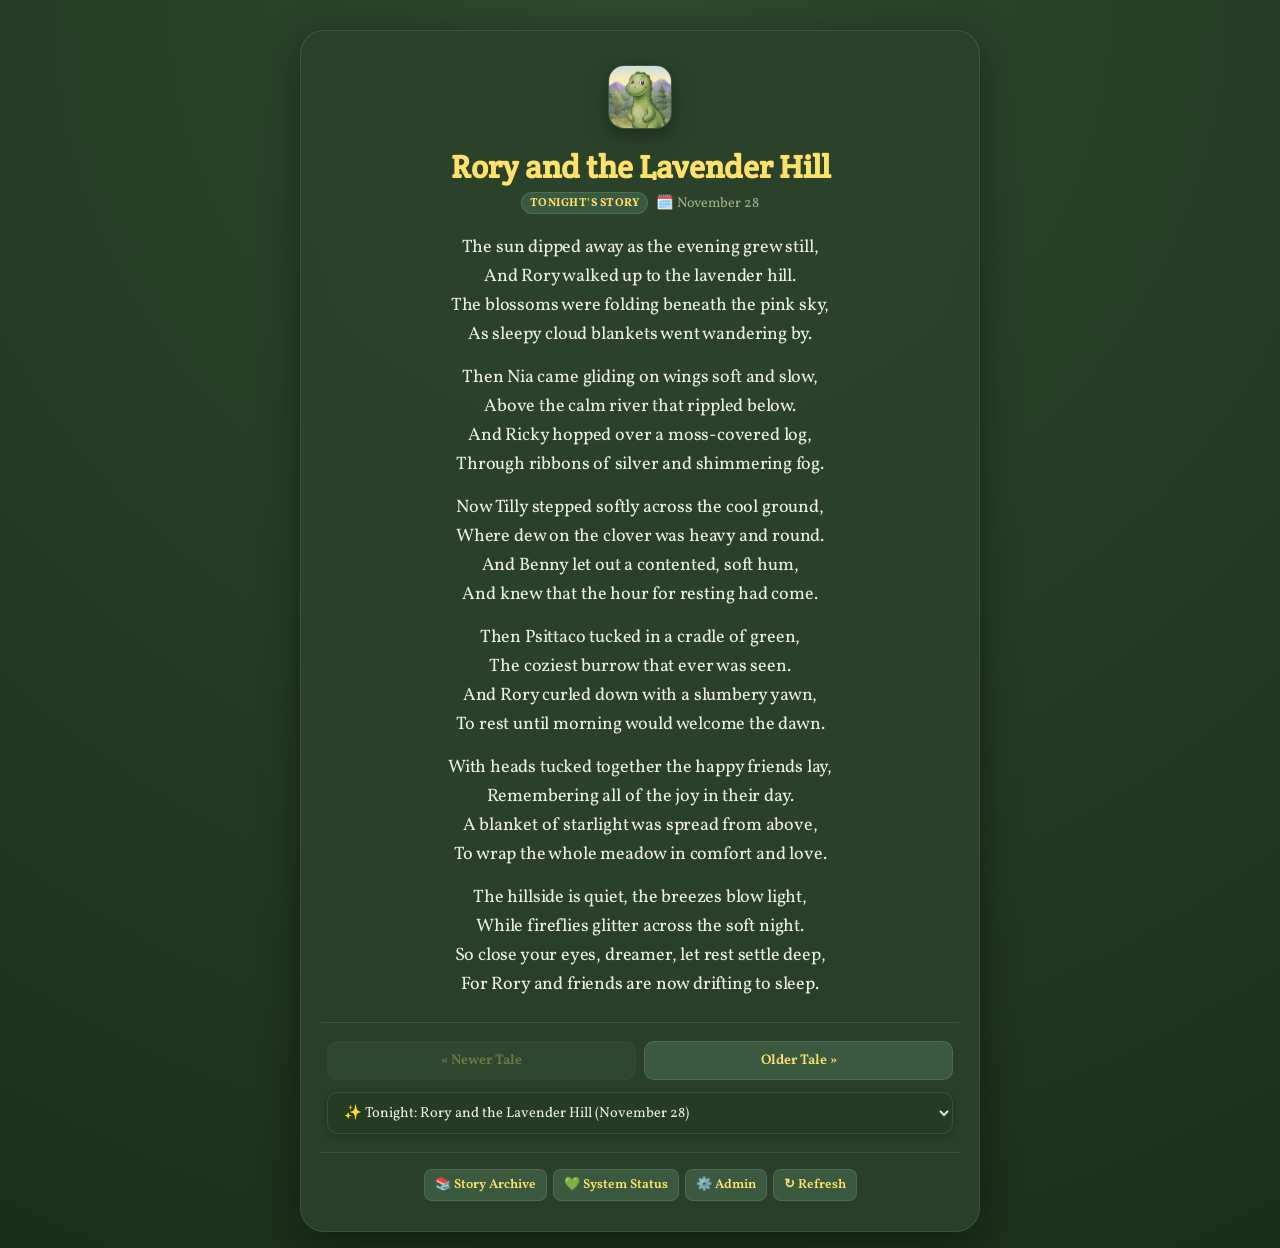
<file: index3.html>
<!DOCTYPE html>
<html lang="en">
<head>
  <meta charset="UTF-8">
  <meta name="viewport" content="width=device-width, initial-scale=1.0, maximum-scale=1.0, user-scalable=no, viewport-fit=cover">
  <title>Rory's Bedtime Story</title>

  <!-- App Icon & Shortcut Settings -->
  <link rel="apple-touch-icon" href="apple-touch-icon.png">
  <link rel="icon" type="image/png" href="apple-touch-icon.png">
  <meta name="theme-color" content="#1a2f1a">
  <meta name="apple-mobile-web-app-status-bar-style" content="black-translucent">

  <link rel="preconnect" href="https://fonts.googleapis.com">
  <link rel="preconnect" href="https://fonts.gstatic.com" crossorigin>
  <link href="https://fonts.googleapis.com/css2?family=Crete+Round&family=Vollkorn:ital,wght@0,400;0,600;1,400&display=swap" rel="stylesheet">

  <style>
    :root {
      --bg: #1a2f1a;
      --card-bg: rgba(43, 66, 43, 0.85);
      --text-main: #f0ede6;
      --accent-title: #ffe16b;
      --text-muted: #a3b18a;
      --border: rgba(255, 255, 255, 0.1);
      --btn-bg: #3a5a40;
      --btn-hover: #588157;
      --select-bg: #243b24;
    }

    * {
      box-sizing: border-box;
      margin: 0;
      padding: 0;
    }

    html {
      background-color: var(--bg);
      overscroll-behavior-y: contain;
    }

    body {
      margin: 0;
      /* Top padding incorporates safe-area-inset for the iPhone notch/island */
      padding: calc(env(safe-area-inset-top, 20px) + 24px) 4px calc(env(safe-area-inset-bottom, 20px) + 16px) 4px;
      background: radial-gradient(circle at top, #2d4a2d 0%, #1a2f1a 100%);
      color: var(--text-main);
      font-family: 'Vollkorn', serif;
      min-height: 100vh;
      display: flex;
      justify-content: center;
      align-items: flex-start;
      box-sizing: border-box;
      overscroll-behavior-y: contain;
      -webkit-overflow-scrolling: touch;
    }

    /* Pull-to-Refresh Indicator */
    .ptr-indicator {
      position: fixed;
      top: 0;
      left: 0;
      right: 0;
      height: 60px;
      display: flex;
      align-items: center;
      justify-content: center;
      transform: translateY(-100%);
      transition: transform 0.2s ease-out;
      z-index: 9999;
      pointer-events: none;
    }

    .ptr-spinner {
      width: 26px;
      height: 26px;
      border: 3px solid rgba(255, 225, 107, 0.2);
      border-top-color: var(--accent-title);
      border-radius: 50%;
      transition: transform 0.1s linear;
    }

    .ptr-loading .ptr-spinner {
      animation: ptr-spin 0.7s linear infinite;
    }

    @keyframes ptr-spin {
      to { transform: rotate(360deg); }
    }

    .container {
      width: 100%;
      max-width: 680px;
      background: var(--card-bg);
      backdrop-filter: blur(12px);
      -webkit-backdrop-filter: blur(12px);
      border: 1px solid var(--border);
      border-radius: 20px;
      padding: 24px 6px;
      box-shadow: 0 10px 40px rgba(0, 0, 0, 0.4);
    }

    @media (min-width: 480px) {
      body {
        padding-top: calc(env(safe-area-inset-top, 20px) + 30px);
        padding-left: 12px;
        padding-right: 12px;
      }
      .container {
        padding: 30px 20px;
        border-radius: 24px;
      }
    }

    /* Header & Logo with top clearance */
    .header-logo {
      text-align: center;
      margin-top: 4px;
      margin-bottom: 12px;
    }

    .app-logo {
      width: 64px;
      height: 64px;
      border-radius: 16px;
      box-shadow: 0 6px 20px rgba(0, 0, 0, 0.35);
      border: 1px solid var(--border);
      display: inline-block;
      object-fit: cover;
    }

    h1 {
      font-family: 'Crete Round', serif;
      font-size: clamp(1.4rem, 5.2vw, 2rem);
      color: var(--accent-title);
      margin: 0 0 6px 0;
      text-align: center;
      line-height: 1.2;
      padding: 0 4px;
    }

    .story-meta {
      display: flex;
      justify-content: center;
      align-items: center;
      gap: 8px;
      margin-bottom: 20px;
      flex-wrap: wrap;
    }

    .active-badge {
      background: #3a5a40;
      color: #ffe16b;
      font-size: 0.72rem;
      padding: 2px 8px;
      border-radius: 12px;
      letter-spacing: 0.5px;
      text-transform: uppercase;
      font-family: 'Vollkorn', serif;
      font-weight: bold;
      border: 1px solid var(--border);
    }

    .story-date {
      color: var(--text-muted);
      font-size: 0.88rem;
    }

    /* Verses Container */
    .verses-container {
      display: flex;
      flex-direction: column;
      gap: 16px;
      margin-bottom: 24px;
      text-align: center;
      width: 100%;
    }

    .verse-block {
      display: flex;
      flex-direction: column;
      gap: 2px;
      align-items: center;
      width: 100%;
    }

    .verse-line {
      white-space: nowrap;
      display: block;
      color: var(--text-main);
      line-height: 1.5;
      transform-origin: center center;
      letter-spacing: -0.01em;
    }

    /* Story Pagination & Controls */
    .story-controls {
      display: flex;
      flex-direction: column;
      gap: 12px;
      margin-top: 10px;
      padding-top: 18px;
      border-top: 1px solid var(--border);
      padding-left: 6px;
      padding-right: 6px;
    }

    .pagination-row {
      display: flex;
      justify-content: space-between;
      gap: 8px;
    }

    .btn-nav {
      flex: 1;
      display: inline-flex;
      align-items: center;
      justify-content: center;
      gap: 4px;
      background: var(--btn-bg);
      color: var(--accent-title);
      border: 1px solid var(--border);
      border-radius: 10px;
      padding: 9px 10px;
      font-size: 0.88rem;
      font-weight: 600;
      font-family: 'Vollkorn', serif;
      cursor: pointer;
      transition: background 0.2s;
      text-decoration: none;
    }

    .btn-nav:hover:not(:disabled) {
      background: var(--btn-hover);
    }

    .btn-nav:disabled {
      opacity: 0.35;
      cursor: not-allowed;
      border-color: rgba(255, 255, 255, 0.05);
    }

    .select-container {
      width: 100%;
    }

    .story-select {
      width: 100%;
      background: var(--select-bg);
      color: var(--text-main);
      border: 1px solid var(--border);
      border-radius: 10px;
      padding: 9px 12px;
      font-size: 0.9rem;
      font-family: 'Vollkorn', serif;
      outline: none;
      cursor: pointer;
      box-shadow: 0 2px 6px rgba(0, 0, 0, 0.2);
    }

    .story-select:focus {
      border-color: var(--accent-title);
    }

    /* Bottom Navigation Bar */
    .bottom-bar {
      margin-top: 18px;
      padding-top: 16px;
      border-top: 1px solid var(--border);
      display: flex;
      justify-content: center;
      align-items: center;
      flex-wrap: wrap;
      gap: 6px;
    }

    a.nav-link, button.nav-btn {
      color: var(--accent-title);
      text-decoration: none;
      font-size: 0.82rem;
      font-weight: 600;
      background: var(--btn-bg);
      padding: 6px 10px;
      border-radius: 8px;
      border: 1px solid var(--border);
      cursor: pointer;
      transition: background 0.2s;
      font-family: 'Vollkorn', serif;
      display: inline-flex;
      align-items: center;
      gap: 4px;
    }

    a.nav-link:hover, button.nav-btn:hover {
      background: var(--btn-hover);
    }

    .status-msg {
      text-align: center;
      color: var(--text-muted);
      padding: 30px 10px;
      font-size: 1rem;
    }

    #status-toast {
      display: none;
      position: fixed;
      bottom: 24px;
      left: 50%;
      transform: translateX(-50%);
      background: #2b422b;
      color: var(--accent-title);
      border: 1px solid rgba(255, 225, 107, 0.3);
      padding: 8px 18px;
      border-radius: 20px;
      font-size: 0.85rem;
      font-weight: 600;
      box-shadow: 0 4px 16px rgba(0, 0, 0, 0.4);
      z-index: 10000;
    }
  </style>
</head>
<body>

<!-- Pull to Refresh Indicator -->
<div id="ptr-indicator" class="ptr-indicator">
  <div class="ptr-spinner" id="ptr-spinner"></div>
</div>

<div class="container">
  <!-- Centered Logo -->
  <div class="header-logo">
    <img src="apple-touch-icon.png" alt="Rory Bedtime Story Logo" class="app-logo">
  </div>

  <div id="status-toast"></div>

  <!-- Story Display -->
  <div id="story-display">
    <p class="status-msg">Loading tonight's adventure...</p>
  </div>

  <!-- Story Navigation Controls -->
  <div class="story-controls" id="story-controls" style="display: none;">
    <div class="pagination-row">
      <button id="btn-newer" class="btn-nav" onclick="navigateStory(-1)">« Newer Tale</button>
      <button id="btn-older" class="btn-nav" onclick="navigateStory(1)">Older Tale »</button>
    </div>

    <div class="select-container">
      <select id="story-dropdown" class="story-select" onchange="onSelectStory(this.value)">
        <option value="" disabled selected>📜 Choose from the last 30 stories...</option>
      </select>
    </div>
  </div>

  <!-- Bottom Navigation Links -->
  <div class="bottom-bar">
    <a href="archive.html" class="nav-link">📚 Story Archive</a>
    <a href="status.html" class="nav-link">💚 System Status</a>
    <a href="admin.html" class="nav-link">⚙️ Admin</a>
    <button class="nav-btn" onclick="fetchStories(true)">↻ Refresh</button>
  </div>
</div>

<script>
  let allStories = [];
  let currentIndex = 0;

  function showToast(msg) {
    const toast = document.getElementById("status-toast");
    toast.textContent = msg;
    toast.style.display = "block";
    setTimeout(() => { toast.style.display = "none"; }, 3000);
  }

  async function fetchStories(isManual = false) {
    const container = document.getElementById('story-display');
    try {
      const res = await fetch('stories.json?nocache=' + Date.now());
      if (!res.ok) throw new Error("Could not load story library");
      allStories = await res.json();

      if (!allStories || allStories.length === 0) {
        container.innerHTML = '<p class="status-msg">No bedtime stories archived yet.</p>';
        document.getElementById('story-controls').style.display = 'none';
        return;
      }

      const urlParams = new URLSearchParams(window.location.search);
      const requestedId = urlParams.get('story');

      if (requestedId) {
        const foundIndex = allStories.findIndex(s => (s.id && s.id === requestedId) || (s.date && s.date === requestedId));
        currentIndex = foundIndex !== -1 ? foundIndex : 0;
      } else {
        currentIndex = 0;
      }

      populateDropdown();
      renderCurrentStory();
      document.getElementById('story-controls').style.display = 'flex';

      if (isManual) showToast("Story refreshed!");
    } catch (err) {
      container.innerHTML = `<p class="status-msg" style="color: #f87171;">Failed to load bedtime story.<br><span style="font-size: 0.85rem; color: var(--text-muted);">${escapeHtml(err.message)}</span></p>`;
    }
  }

  function populateDropdown() {
    const dropdown = document.getElementById('story-dropdown');
    dropdown.innerHTML = '';

    const recent30 = allStories.slice(0, 30);
    recent30.forEach((story, idx) => {
      const opt = document.createElement('option');
      opt.value = idx;
      const rawDate = story.date || '';
      const datePart = rawDate.includes(',') ? rawDate.split(',')[1].trim() : rawDate;
      opt.textContent = `${idx === 0 ? '✨ Tonight: ' : ''}${story.title || 'Untitled'} (${datePart})`;
      dropdown.appendChild(opt);
    });
  }

  function renderCurrentStory() {
    const container = document.getElementById('story-display');
    const targetStory = allStories[currentIndex];
    if (!targetStory) return;

    const title = escapeHtml(targetStory.title || "Tonight's Bedtime Story");
    const rawDate = targetStory.date || "";
    const dateDisplay = escapeHtml(rawDate.includes(',') ? rawDate.split(',')[1].trim() : rawDate);
    const badgeText = currentIndex === 0 ? "Tonight's Story" : "Archived Story";

    let versesHtml = "";
    if (Array.isArray(targetStory.verses) && targetStory.verses.length > 0) {
      versesHtml = targetStory.verses.map(verse => {
        const lines = verse.split('\n').filter(l => l.trim().length > 0);
        const linesMarkup = lines.map(line => `<span class="verse-line">${escapeHtml(line.trim())}</span>`).join('');
        return `<div class="verse-block">${linesMarkup}</div>`;
      }).join("");
    } else if (targetStory.content) {
      const lines = targetStory.content.split('\n').filter(l => l.trim().length > 0);
      const linesMarkup = lines.map(line => `<span class="verse-line">${escapeHtml(line.trim())}</span>`).join('');
      versesHtml = `<div class="verse-block">${linesMarkup}</div>`;
    }

    container.innerHTML = `
      <h1>${title}</h1>
      <div class="story-meta">
        <span class="active-badge">${badgeText}</span>
        <span class="story-date">🗓️ ${dateDisplay}</span>
      </div>
      <div class="verses-container" id="verses-box">
        ${versesHtml}
      </div>
    `;

    document.getElementById('btn-newer').disabled = (currentIndex <= 0);
    document.getElementById('btn-older').disabled = (currentIndex >= allStories.length - 1);

    const dropdown = document.getElementById('story-dropdown');
    if (currentIndex < 30) {
      dropdown.value = currentIndex;
    } else {
      dropdown.selectedIndex = -1;
    }

    fitVerseLines();
  }

  function fitVerseLines() {
    const container = document.getElementById('verses-box');
    if (!container) return;

    const availableWidth = container.clientWidth - 8;
    const lines = container.querySelectorAll('.verse-line');

    lines.forEach(line => {
      line.style.fontSize = '18px';
    });

    let minCalculatedSize = 18;

    lines.forEach(line => {
      const lineScrollWidth = line.scrollWidth;
      if (lineScrollWidth > availableWidth) {
        const fittedSize = Math.floor(18 * (availableWidth / lineScrollWidth));
        if (fittedSize < minCalculatedSize) {
          minCalculatedSize = fittedSize;
        }
      }
    });

    const finalSize = Math.max(13, Math.min(19, minCalculatedSize));
    lines.forEach(line => {
      line.style.fontSize = finalSize + 'px';
    });
  }

  window.addEventListener('resize', fitVerseLines);

  function navigateStory(direction) {
    const newIdx = currentIndex + direction;
    if (newIdx >= 0 && newIdx < allStories.length) {
      currentIndex = newIdx;
      renderCurrentStory();
      window.scrollTo({ top: 0, behavior: 'smooth' });
    }
  }

  function onSelectStory(indexValue) {
    const idx = parseInt(indexValue, 10);
    if (!isNaN(idx) && idx >= 0 && idx < allStories.length) {
      currentIndex = idx;
      renderCurrentStory();
      window.scrollTo({ top: 0, behavior: 'smooth' });
    }
  }

  function escapeHtml(str) {
    return String(str).replace(/&/g, "&amp;").replace(/</g, "&lt;").replace(/>/g, "&gt;").replace(/"/g, "&quot;");
  }

  /* Pull to Refresh */
  (function initPtr() {
    const indicator = document.getElementById('ptr-indicator');
    const spinner = document.getElementById('ptr-spinner');
    let startY = 0;
    let currentY = 0;
    let isPulling = false;
    const PULL_THRESHOLD = 70;
    const MAX_PULL = 100;

    window.addEventListener('touchstart', (e) => {
      if (window.scrollY === 0) {
        startY = e.touches[0].pageY;
        isPulling = true;
      }
    }, { passive: true });

    window.addEventListener('touchmove', (e) => {
      if (!isPulling) return;
      currentY = e.touches[0].pageY;
      const distance = currentY - startY;

      if (distance > 0 && window.scrollY === 0) {
        const pullDistance = Math.min(distance * 0.4, MAX_PULL);
        indicator.style.transform = `translateY(${pullDistance}px)`;
        spinner.style.transform = `rotate(${pullDistance * 3.5}deg)`;
        if (e.cancelable) e.preventDefault();
      }
    }, { passive: false });

    window.addEventListener('touchend', async () => {
      if (!isPulling) return;
      isPulling = false;

      const pullDistance = (currentY - startY) * 0.4;
      if (pullDistance >= PULL_THRESHOLD && window.scrollY === 0) {
        indicator.style.transform = `translateY(${PULL_THRESHOLD}px)`;
        indicator.classList.add('ptr-loading');
        try {
          await fetchStories(true);
        } finally {
          setTimeout(() => {
            indicator.classList.remove('ptr-loading');
            indicator.style.transform = 'translateY(-100%)';
          }, 350);
        }
      } else {
        indicator.style.transform = 'translateY(-100%)';
      }
      startY = 0;
      currentY = 0;
    });
  })();

  document.addEventListener("DOMContentLoaded", () => {
    fetchStories(false);
  });
</script>

</body>
</html>
</file>
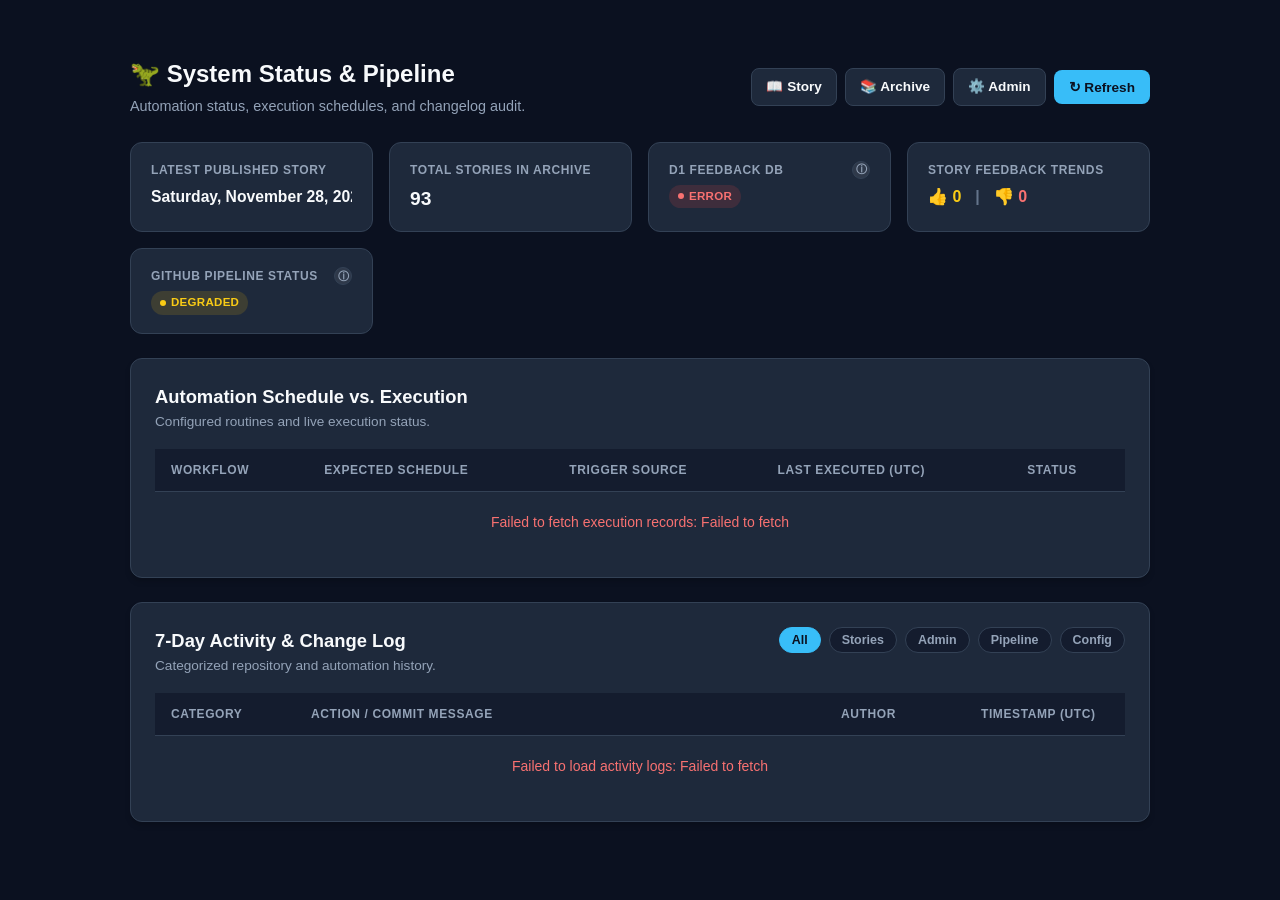
<file: status.html>
<!DOCTYPE html>
<html lang="en">
<head>
  <meta charset="UTF-8">
  <meta name="viewport" content="width=device-width, initial-scale=1.0, maximum-scale=1.0, user-scalable=no, viewport-fit=cover">
  <meta name="theme-color" content="#0b1120">
  <meta name="apple-mobile-web-app-status-bar-style" content="black-translucent">
  <link rel="stylesheet" href="style-console.css">
  <title>Rory Bedtime Story - System Status & Log</title>
</head>
<body>

<div id="ptr-indicator" class="ptr-indicator">
  <div class="ptr-spinner" id="ptr-spinner"></div>
</div>

<div class="container">
  <div class="top-bar">
    <div class="header-title">
      <h1>🦖 System Status & Pipeline</h1>
      <p>Automation status, execution schedules, and changelog audit.</p>
    </div>
    <div class="action-group">
      <a href="index.html" class="btn btn-secondary">📖 Story</a>
      <a href="archive.html" class="btn btn-secondary">📚 Archive</a>
      <a href="admin.html" class="btn btn-secondary">⚙️ Admin</a>
      <button class="btn btn-primary" onclick="refreshAllStatusMetrics()">↻ Refresh</button>
    </div>
  </div>

  <div class="grid">
    <div class="stat-card">
      <div class="stat-label-row">
        <div class="stat-label">Latest Published Story</div>
      </div>
      <div class="stat-value" id="latest-story-date" style="font-size: 0.98rem; white-space: nowrap; overflow: hidden; text-overflow: ellipsis;">Checking...</div>
    </div>
    
    <div class="stat-card">
      <div class="stat-label-row">
        <div class="stat-label">Total Stories in Archive</div>
      </div>
      <div class="stat-value" id="total-stories-count">Checking...</div>
    </div>

    <!-- D1 Database Telemetry Card -->
    <div class="stat-card">
      <div class="stat-label-row">
        <div class="stat-label">D1 Feedback DB</div>
        <div class="info-tooltip-wrap">
          <button type="button" class="info-icon-btn" aria-label="D1 Database Info">ⓘ</button>
          <div class="info-popover">
            <h4>💾 Cloudflare D1 Health</h4>
            Monitors SQLite database binding on the Cloudflare Worker:
            <ul>
              <li><strong>Online (Green):</strong> D1 is responsive, returning feedback data.</li>
              <li><strong>Degraded (Yellow):</strong> High latency or partial data returned.</li>
              <li><strong>Error (Red):</strong> DB binding missing or worker unreachable.</li>
            </ul>
            <div class="popover-foot" id="d1-latency-footnote">
              Latency: Measuring...
            </div>
          </div>
        </div>
      </div>
      <div class="stat-value" id="d1-database-status">
        <span class="badge badge-info"><span class="status-dot"></span>Checking...</span>
      </div>
    </div>

    <!-- Feedback Telemetry Stats Card -->
    <div class="stat-card">
      <div class="stat-label-row">
        <div class="stat-label">Story Feedback Trends</div>
      </div>
      <div class="stat-value" id="feedback-summary-stat" style="font-size: 1rem;">
        <span style="color: #facc15;">👍 <span id="stat-d1-liked">0</span></span>
        <span style="color: #64748b; margin: 0 6px;">|</span>
        <span style="color: #f87171;">👎 <span id="stat-d1-disliked">0</span></span>
      </div>
    </div>
    
    <div class="stat-card">
      <div class="stat-label-row">
        <div class="stat-label">GitHub Pipeline Status</div>
        
        <div class="info-tooltip-wrap">
          <button type="button" class="info-icon-btn" aria-label="Pipeline Status Info">ⓘ</button>
          <div class="info-popover">
            <h4>📡 Pipeline Status Check</h4>
            Monitors the live health of the <strong>GitHub Actions REST API</strong> for this repository:
            <ul>
              <li><strong>Online (Green):</strong> API is reachable and workflow run data loaded successfully.</li>
              <li><strong>Degraded (Yellow):</strong> Request timed out or exceeded unauthenticated rate limit quota (60 req/hr).</li>
            </ul>
            <div class="popover-foot">
              Note: Individual story run errors appear in the schedule table below.
            </div>
          </div>
        </div>
      </div>
      <div class="stat-value" id="api-gateway-status">
        <span class="badge badge-info"><span class="status-dot"></span>Checking...</span>
      </div>
    </div>
  </div>

  <div class="health-card">
    <div class="card-header-flex">
      <div class="card-header-text">
        <h2>Automation Schedule vs. Execution</h2>
        <p>Configured routines and live execution status.</p>
      </div>
    </div>
    
    <div class="table-responsive">
      <table class="health-table">
        <thead>
          <tr>
            <th>Workflow</th>
            <th>Expected Schedule</th>
            <th>Trigger Source</th>
            <th>Last Executed (UTC)</th>
            <th>Status</th>
          </tr>
        </thead>
        <tbody id="schedule-tbody">
          <tr>
            <td colspan="5" style="text-align: center; color: var(--text-muted); padding: 20px;">
              Loading execution logs...
            </td>
          </tr>
        </tbody>
      </table>
    </div>
  </div>

  <div class="health-card">
    <div class="card-header-flex">
      <div class="card-header-text">
        <h2>7-Day Activity & Change Log</h2>
        <p>Categorized repository and automation history.</p>
      </div>
      <div class="filter-bar">
        <button class="filter-btn active" onclick="filterLogs('all', this)">All</button>
        <button class="filter-btn" onclick="filterLogs('story', this)">Stories</button>
        <button class="filter-btn" onclick="filterLogs('admin', this)">Admin</button>
        <button class="filter-btn" onclick="filterLogs('pipeline', this)">Pipeline</button>
        <button class="filter-btn" onclick="filterLogs('config', this)">Config</button>
      </div>
    </div>

    <div class="table-responsive">
      <table class="health-table">
        <thead>
          <tr>
            <th style="width: 140px;">Category</th>
            <th>Action / Commit Message</th>
            <th style="width: 140px;">Author</th>
            <th style="width: 160px;">Timestamp (UTC)</th>
          </tr>
        </thead>
        <tbody id="changelog-tbody">
          <tr>
            <td colspan="4" style="text-align: center; color: var(--text-muted); padding: 20px;">
              Retrieving commit activity...
            </td>
          </tr>
        </tbody>
      </table>
    </div>

    <div class="pagination-bar" id="pagination-bar" style="display: none;">
      <div class="pagination-info" id="pagination-info">Showing 1–10 of 10 entries</div>
      <div class="pagination-controls">
        <button class="btn btn-secondary" id="prev-btn" onclick="changePage(-1)">← Previous</button>
        <button class="btn btn-secondary" id="next-btn" onclick="changePage(1)">Next →</button>
      </div>
    </div>
  </div>
</div>

<script>
  const REPO_OWNER = "st-mckay";
  const REPO_NAME = "rory-bedtime-story";
  const WORKER_ENDPOINT = "https://rory-trigger.stuartmckay.workers.dev";
  const ITEMS_PER_PAGE = 10;

  let loadedCommits = [];
  let currentFilter = "all";
  let currentPage = 1;

  const expectedWorkflows = [
    {
      file: "bedtime_story.yml",
      name: "Generate Daily Bedtime Story",
      targetDisplay: "Daily @ 08:20 UTC / GMT (09:20 BST) via Cloudflare Cron"
    },
    {
      file: "pages-build-deployment",
      name: "GitHub Pages Deployment",
      targetDisplay: "Automatic on commit to main"
    }
  ];

  async function checkStoriesData() {
    try {
      const res = await fetch(`stories.json?t=${Date.now()}`);
      if (!res.ok) throw new Error("Could not load stories.json");
      const stories = await res.json();

      document.getElementById("total-stories-count").textContent = stories.length;
      if (stories.length > 0) {
        const first = stories[0];
        const rawDate = first.date || first.title || "Available";
        document.getElementById("latest-story-date").textContent = rawDate;
      } else {
        document.getElementById("latest-story-date").textContent = "Empty";
      }
    } catch (e) {
      document.getElementById("total-stories-count").innerHTML = `<span class="badge badge-danger"><span class="status-dot"></span>Unavailable</span>`;
      document.getElementById("latest-story-date").innerHTML = `<span class="badge badge-danger"><span class="status-dot"></span>Unavailable</span>`;
    }
  }

  async function checkD1DatabaseHealth() {
    const statusEl = document.getElementById("d1-database-status");
    const footnoteEl = document.getElementById("d1-latency-footnote");
    const likedEl = document.getElementById("stat-d1-liked");
    const dislikedEl = document.getElementById("stat-d1-disliked");

    const startTime = performance.now();
    try {
      const res = await fetch(`${WORKER_ENDPOINT}/feedback-all`, { cache: "no-store" });
      const latency = Math.round(performance.now() - startTime);

      if (!res.ok) {
        throw new Error(`Worker returned HTTP ${res.status}`);
      }

      const feedbackMap = await res.json();
      let liked = 0;
      let disliked = 0;

      for (const key in feedbackMap) {
        if (feedbackMap[key] === 1) liked++;
        else if (feedbackMap[key] === -1) disliked++;
      }

      likedEl.textContent = liked;
      dislikedEl.textContent = disliked;

      footnoteEl.textContent = `Latency: ${latency}ms | Total Ratings: ${liked + disliked}`;

      if (latency > 1500) {
        statusEl.innerHTML = `<span class="badge badge-warning"><span class="status-dot"></span>Slow (${latency}ms)</span>`;
      } else {
        statusEl.innerHTML = `<span class="badge badge-success"><span class="status-dot"></span>Online (${latency}ms)</span>`;
      }
    } catch (err) {
      statusEl.innerHTML = `<span class="badge badge-danger"><span class="status-dot"></span>Error</span>`;
      footnoteEl.textContent = `Error: ${err.message}`;
    }
  }

  async function loadWorkflowScheduleHealth() {
    const tbody = document.getElementById("schedule-tbody");

    try {
      const res = await fetch(`https://api.github.com/repos/${REPO_OWNER}/${REPO_NAME}/actions/runs?per_page=20`);
      if (!res.ok) throw new Error("GitHub API unavailable or rate-limited");
      
      const data = await res.json();
      const runs = data.workflow_runs || [];

      document.getElementById("api-gateway-status").innerHTML = `<span class="badge badge-success"><span class="status-dot"></span>Online</span>`;
      tbody.innerHTML = "";

      expectedWorkflows.forEach(config => {
        const latestRun = runs.find(r => (r.path && r.path.includes(config.file)) || (r.name && r.name === config.name));
        const tr = document.createElement("tr");

        if (!latestRun) {
          tr.innerHTML = `
            <td><strong>${config.name}</strong></td>
            <td style="color: var(--text-muted);">${config.targetDisplay}</td>
            <td><span class="badge badge-warning"><span class="status-dot"></span>No records</span></td>
            <td style="color: var(--text-muted);">--</td>
            <td><span class="badge badge-warning"><span class="status-dot"></span>Awaiting Run</span></td>
          `;
        } else {
          const runDate = new Date(latestRun.created_at);
          const actualTimeUTC = runDate.toISOString().replace("T", " ").substring(0, 16) + " UTC";

          let triggerBadge = `<span class="badge badge-info"><span class="status-dot"></span>${latestRun.event}</span>`;
          if (latestRun.event === "repository_dispatch") {
            triggerBadge = `<span class="badge badge-info"><span class="status-dot"></span>Cloudflare Trigger</span>`;
          } else if (latestRun.event === "workflow_dispatch") {
            triggerBadge = `<span class="badge badge-info"><span class="status-dot"></span>Manual Dispatch</span>`;
          }

          let statusBadge = `<span class="badge badge-success"><span class="status-dot"></span>Success</span>`;
          if (latestRun.conclusion === "failure") {
            statusBadge = `<span class="badge badge-danger"><span class="status-dot"></span>Failed</span>`;
          } else if (latestRun.status === "in_progress" || latestRun.status === "queued") {
            statusBadge = `<span class="badge badge-warning"><span class="status-dot"></span>Running</span>`;
          }

          tr.innerHTML = `
            <td><strong>${config.name}</strong></td>
            <td style="color: var(--text-muted);">${config.targetDisplay}</td>
            <td>${triggerBadge}</td>
            <td>${actualTimeUTC}</td>
            <td>${statusBadge}</td>
          `;
        }

        tbody.appendChild(tr);
      });
    } catch (err) {
      document.getElementById("api-gateway-status").innerHTML = `<span class="badge badge-warning"><span class="status-dot"></span>Degraded</span>`;
      tbody.innerHTML = `<tr><td colspan="5" style="color: var(--danger-text); text-align: center; padding: 20px;">Failed to fetch execution records: ${err.message}</td></tr>`;
    }
  }

  async function load7DayChangeLog() {
    const tbody = document.getElementById("changelog-tbody");
    const sevenDaysAgo = new Date();
    sevenDaysAgo.setDate(sevenDaysAgo.getDate() - 7);

    try {
      const res = await fetch(`https://api.github.com/repos/${REPO_OWNER}/${REPO_NAME}/commits?since=${sevenDaysAgo.toISOString()}&per_page=100`);
      if (!res.ok) throw new Error("Could not retrieve commits");
      loadedCommits = await res.json();

      currentPage = 1;
      renderChangeLog();
    } catch (err) {
      tbody.innerHTML = `<tr><td colspan="4" style="color: var(--danger-text); text-align: center; padding: 20px;">Failed to load activity logs: ${err.message}</td></tr>`;
      document.getElementById("pagination-bar").style.display = "none";
    }
  }

  function renderChangeLog() {
    const tbody = document.getElementById("changelog-tbody");
    const paginationBar = document.getElementById("pagination-bar");
    const paginationInfo = document.getElementById("pagination-info");
    const prevBtn = document.getElementById("prev-btn");
    const nextBtn = document.getElementById("next-btn");

    if (!loadedCommits || loadedCommits.length === 0) {
      tbody.innerHTML = `<tr><td colspan="4" style="text-align: center; color: var(--text-muted); padding: 20px;">No commits or system changes recorded in the last 7 days.</td></tr>`;
      paginationBar.style.display = "none";
      return;
    }

    const filtered = loadedCommits.filter(item => {
      const msg = item.commit.message;
      const cat = getCategory(msg);
      return currentFilter === "all" || cat === currentFilter;
    });

    const totalItems = filtered.length;

    if (totalItems === 0) {
      tbody.innerHTML = `<tr><td colspan="4" style="text-align: center; color: var(--text-muted); padding: 20px;">No entries match this filter category.</td></tr>`;
      paginationBar.style.display = "none";
      return;
    }

    const totalPages = Math.ceil(totalItems / ITEMS_PER_PAGE);
    if (currentPage > totalPages) currentPage = totalPages;
    if (currentPage < 1) currentPage = 1;

    const startIndex = (currentPage - 1) * ITEMS_PER_PAGE;
    const endIndex = Math.min(startIndex + ITEMS_PER_PAGE, totalItems);
    const paginatedItems = filtered.slice(startIndex, endIndex);

    tbody.innerHTML = "";

    paginatedItems.forEach(item => {
      const rawMessage = item.commit.message.split("\n")[0];
      const author = item.commit.author.name;
      const dateObj = new Date(item.commit.author.date);
      const dateStr = dateObj.toISOString().replace("T", " ").substring(0, 16);
      const cat = getCategory(rawMessage);

      let badgeHtml = "";
      let desc = "";

      if (cat === "story") {
        badgeHtml = `<span class="badge badge-success">Story Published</span>`;
        desc = "Automated daily bedtime story generation";
      } else if (cat === "admin") {
        badgeHtml = `<span class="badge badge-danger">Admin Action</span>`;
        desc = "Story archive modification via admin portal";
      } else if (cat === "pipeline") {
        badgeHtml = `<span class="badge badge-purple">Pipeline</span>`;
        desc = "Automation and workflow configuration update";
      } else {
        badgeHtml = `<span class="badge badge-info">Config</span>`;
        desc = "Repository update or interface adjustment";
      }

      const tr = document.createElement("tr");
      tr.innerHTML = `
        <td>${badgeHtml}</td>
        <td>
          <div style="font-weight: 600;">${escapeHtml(rawMessage)}</div>
          <div class="desc-text">${desc}</div>
        </td>
        <td style="color: var(--text-muted); font-size: 0.8rem;">${escapeHtml(author)}</td>
        <td style="color: var(--text-muted); font-size: 0.8rem;">${dateStr}</td>
      `;
      tbody.appendChild(tr);
    });

    paginationBar.style.display = "flex";
    paginationInfo.textContent = `Showing ${startIndex + 1}–${endIndex} of ${totalItems} entries (Page ${currentPage} of ${totalPages})`;

    if (currentPage <= 1) {
      prevBtn.classList.add("btn-disabled");
    } else {
      prevBtn.classList.remove("btn-disabled");
    }

    if (currentPage >= totalPages) {
      nextBtn.classList.add("btn-disabled");
    } else {
      nextBtn.classList.remove("btn-disabled");
    }
  }

  function changePage(direction) {
    currentPage += direction;
    renderChangeLog();
  }

  function getCategory(message) {
    if (message.startsWith("Add bedtime story")) return "story";
    if (message.startsWith("Admin:")) return "admin";
    if (message.toLowerCase().includes("workflow") || message.toLowerCase().includes("cron") || message.toLowerCase().includes("action")) return "pipeline";
    return "config";
  }

  function filterLogs(category, btnElement) {
    currentFilter = category;
    currentPage = 1;
    document.querySelectorAll(".filter-btn").forEach(b => b.classList.remove("active"));
    if (btnElement) btnElement.classList.add("active");
    renderChangeLog();
  }

  function escapeHtml(str) {
    return str.replace(/&/g, "&amp;").replace(/</g, "&lt;").replace(/>/g, "&gt;").replace(/"/g, "&quot;");
  }

  async function refreshAllStatusMetrics() {
    await Promise.all([
      checkStoriesData(),
      checkD1DatabaseHealth(),
      loadWorkflowScheduleHealth(),
      load7DayChangeLog()
    ]);
  }

  (function initPullToRefresh() {
    const indicator = document.getElementById('ptr-indicator');
    const spinner = document.getElementById('ptr-spinner');
    
    let startY = 0;
    let currentY = 0;
    let isPulling = false;
    const PULL_THRESHOLD = 70;
    const MAX_PULL = 100;

    window.addEventListener('touchstart', (e) => {
      if (window.scrollY === 0) {
        startY = e.touches[0].pageY;
        isPulling = true;
      }
    }, { passive: true });

    window.addEventListener('touchmove', (e) => {
      if (!isPulling) return;

      currentY = e.touches[0].pageY;
      const distance = currentY - startY;

      if (distance > 0 && window.scrollY === 0) {
        const pullDistance = Math.min(distance * 0.4, MAX_PULL);
        indicator.style.transform = `translateY(${pullDistance}px)`;
        spinner.style.transform = `rotate(${pullDistance * 3.5}deg)`;
        if (e.cancelable) e.preventDefault();
      }
    }, { passive: false });

    window.addEventListener('touchend', async () => {
      if (!isPulling) return;
      isPulling = false;

      const distance = currentY - startY;
      const pullDistance = distance * 0.4;

      if (pullDistance >= PULL_THRESHOLD && window.scrollY === 0) {
        indicator.style.transform = `translateY(${PULL_THRESHOLD}px)`;
        indicator.classList.add('ptr-loading');

        try {
          await refreshAllStatusMetrics();
        } finally {
          setTimeout(() => {
            indicator.classList.remove('ptr-loading');
            indicator.style.transform = 'translateY(-100%)';
          }, 350);
        }
      } else {
        indicator.style.transform = 'translateY(-100%)';
      }

      startY = 0;
      currentY = 0;
    });
  })();

  document.addEventListener("DOMContentLoaded", refreshAllStatusMetrics);
</script>

</body>
</html>
</file>
<file: style-theme.css>
:root {
  --bg: #1a2f1a;
  --card-bg: rgba(43, 66, 43, 0.85);
  --text-main: #f0ede6;
  --accent-title: #ffe16b;
  --text-muted: #a3b18a;
  --border: rgba(255, 255, 255, 0.1);
  --btn-bg: #3a5a40;
  --btn-hover: #588157;
  --select-bg: #243b24;
}

* {
  box-sizing: border-box;
  margin: 0;
  padding: 0;
}

html {
  background-color: var(--bg);
  overscroll-behavior-y: contain;
  -webkit-text-size-adjust: auto;
  text-size-adjust: auto;
}

body {
  margin: 0;
  padding: calc(env(safe-area-inset-top, 20px) + 20px) 8px calc(env(safe-area-inset-bottom, 20px) + 16px) 8px;
  background: radial-gradient(circle at top, #2d4a2d 0%, #1a2f1a 100%);
  color: var(--text-main);
  font: -apple-system-body;
  font-family: ui-serif, -apple-system-ui-serif, "New York", "Vollkorn", serif;
  min-height: 100vh;
  display: flex;
  justify-content: center;
  align-items: flex-start;
  box-sizing: border-box;
  overscroll-behavior-y: contain;
  -webkit-overflow-scrolling: touch;
}

/* Pull-to-Refresh Indicator */
.ptr-indicator {
  position: fixed;
  top: 0;
  left: 0;
  right: 0;
  height: 60px;
  display: flex;
  align-items: center;
  justify-content: center;
  transform: translateY(-100%);
  transition: transform 0.2s ease-out;
  z-index: 9999;
  pointer-events: none;
}

.ptr-spinner {
  width: 26px;
  height: 26px;
  border: 3px solid rgba(255, 225, 107, 0.2);
  border-top-color: var(--accent-title);
  border-radius: 50%;
  transition: transform 0.1s linear;
}

.ptr-loading .ptr-spinner {
  animation: ptr-spin 0.7s linear infinite;
}

@keyframes ptr-spin {
  to { transform: rotate(360deg); }
}

/* Responsive Shared Container */
.container {
  width: 100%;
  max-width: 680px;
  background: var(--card-bg);
  backdrop-filter: blur(12px);
  -webkit-backdrop-filter: blur(12px);
  border: 1px solid var(--border);
  border-radius: 20px;
  padding: 20px 10px;
  box-shadow: 0 10px 40px rgba(0, 0, 0, 0.4);
}

@media (min-width: 480px) {
  body {
    padding-top: calc(env(safe-area-inset-top, 20px) + 30px);
    padding-left: 14px;
    padding-right: 14px;
  }
  .container {
    padding: 28px 20px;
    border-radius: 24px;
  }
}

/* Header & Logo */
.header-logo {
  text-align: center;
  margin-top: 4px;
  margin-bottom: 12px;
}

.app-logo {
  width: 64px;
  height: 64px;
  border-radius: 16px;
  box-shadow: 0 6px 20px rgba(0, 0, 0, 0.35);
  border: 1px solid var(--border);
  display: inline-block;
  object-fit: cover;
}

h1 {
  font: -apple-system-title1;
  font-family: ui-serif, -apple-system-ui-serif, "New York", "Crete Round", serif;
  font-weight: 700;
  color: var(--accent-title);
  margin: 0 0 6px 0;
  text-align: center;
  line-height: 1.25;
  padding: 0 4px;
}

p.subtitle {
  text-align: center;
  color: var(--text-muted);
  margin-bottom: 18px;
  font-size: 0.95rem;
}

/* Metadata & Badges */
.story-meta {
  display: flex;
  justify-content: center;
  align-items: center;
  gap: 10px;
  margin-bottom: 24px;
  flex-wrap: wrap;
}

.active-badge {
  background: #3a5a40;
  color: #ffe16b;
  font: -apple-system-caption1;
  font-family: ui-serif, -apple-system-ui-serif, "New York", "Vollkorn", serif;
  padding: 3px 10px;
  border-radius: 12px;
  letter-spacing: 0.5px;
  text-transform: uppercase;
  font-weight: bold;
  border: 1px solid var(--border);
}

.scheme-badge {
  background: #3a5a40;
  color: #ffe16b;
  font: -apple-system-caption1;
  font-family: ui-serif, -apple-system-ui-serif, "New York", "Vollkorn", serif;
  padding: 3px 8px;
  border-radius: 8px;
  font-weight: bold;
  letter-spacing: 0.5px;
  border: 1px solid var(--border);
}

.story-date {
  color: var(--text-muted);
  font: -apple-system-subheadline;
  font-family: ui-serif, -apple-system-ui-serif, "New York", "Vollkorn", serif;
}

/* Verses Display (index.html) */
.verses-container {
  display: flex;
  flex-direction: column;
  gap: 1.4em;
  margin-bottom: 22px;
  text-align: center;
  width: 100%;
}

.verse-text {
  font: -apple-system-body;
  font-family: ui-serif, -apple-system-ui-serif, "New York", "Vollkorn", serif;
  line-height: 1.65;
  color: var(--text-main);
  white-space: pre-line;
  margin: 0;
  padding: 0 4px;
}

/* Rating Bar (index.html) */
.rating-bar {
  display: flex;
  justify-content: space-between;
  align-items: center;
  background: rgba(26, 47, 26, 0.6);
  border: 1px solid var(--border);
  border-radius: 14px;
  padding: 10px 16px;
  margin-bottom: 18px;
}

.rating-prompt {
  color: var(--text-muted);
  font-size: 0.9em;
  font-weight: 500;
}

.rating-buttons {
  display: flex;
  gap: 10px;
}

.btn-rate {
  background: var(--btn-bg);
  border: 1px solid var(--border);
  border-radius: 10px;
  padding: 6px 14px;
  font-size: 1.25rem;
  cursor: pointer;
  line-height: 1;
  transition: all 0.2s ease;
  display: inline-flex;
  align-items: center;
  justify-content: center;
  -webkit-tap-highlight-color: transparent;
}

.btn-rate:hover {
  background: var(--btn-hover);
}

.btn-rate.active {
  background: var(--accent-title);
  border-color: var(--accent-title);
  transform: scale(1.1);
  box-shadow: 0 0 10px rgba(255, 225, 107, 0.4);
}

/* Search Box & Inputs */
.search-box {
  width: 100%;
  background: rgba(26, 47, 26, 0.6);
  border: 1px solid var(--border);
  border-radius: 12px;
  padding: 10px 14px;
  font-size: 0.92rem;
  color: var(--text-main);
  font-family: inherit;
  outline: none;
  margin-bottom: 12px;
  box-shadow: 0 2px 6px rgba(0, 0, 0, 0.2);
}

.search-box:focus,
.story-select:focus {
  border-color: var(--accent-title);
}

/* Filter Chips (archive.html) */
.filter-bar {
  display: flex;
  justify-content: center;
  flex-wrap: wrap;
  gap: 6px;
  margin-bottom: 20px;
}

.filter-chip {
  background: var(--btn-bg);
  color: var(--text-main);
  border: 1px solid var(--border);
  border-radius: 18px;
  padding: 5px 12px;
  font-size: 0.8rem;
  font-family: inherit;
  cursor: pointer;
  font-weight: 600;
  transition: all 0.2s ease;
  -webkit-tap-highlight-color: transparent;
}

.filter-chip:hover {
  background: var(--btn-hover);
}

.filter-chip.active {
  background: var(--accent-title);
  color: #1a2f1a;
  border-color: var(--accent-title);
  box-shadow: 0 2px 8px rgba(255, 225, 107, 0.3);
}

/* Accordions (archive.html) */
details {
  background: rgba(26, 47, 26, 0.6);
  border: 1px solid var(--border);
  border-radius: 14px;
  margin-bottom: 14px;
  overflow: hidden;
  transition: all 0.25s ease;
}

details:last-child {
  margin-bottom: 0;
}

details[open] {
  background: rgba(26, 47, 26, 0.92);
  border-color: rgba(255, 225, 107, 0.35);
  box-shadow: 0 4px 16px rgba(0, 0, 0, 0.25);
}

summary {
  font-family: ui-serif, -apple-system-ui-serif, "New York", "Crete Round", serif;
  font-size: 1.1rem;
  color: var(--accent-title);
  padding: 13px 16px;
  cursor: pointer;
  user-select: none;
  display: flex;
  justify-content: space-between;
  align-items: center;
  transition: background 0.2s;
}

summary:hover {
  background: rgba(58, 90, 64, 0.35);
}

.story-list {
  list-style: none;
  padding: 4px 14px 12px 14px;
  margin: 0;
}

.story-item {
  padding: 11px 8px;
  border-bottom: 1px solid rgba(255, 255, 255, 0.06);
  display: flex;
  justify-content: space-between;
  align-items: center;
  gap: 10px;
}

.story-item:last-child {
  border-bottom: none;
}

.story-link-group {
  display: flex;
  flex-direction: column;
  gap: 3px;
  flex: 1;
  min-width: 0;
}

.story-link {
  color: var(--text-main);
  text-decoration: none;
  font-weight: 600;
  font-size: 1.02rem;
  transition: color 0.2s;
  white-space: nowrap;
  overflow: hidden;
  text-overflow: ellipsis;
}

.story-link:hover {
  color: var(--accent-title);
}

.story-meta-tags {
  display: flex;
  align-items: center;
  gap: 6px;
  font-size: 0.82rem;
  color: var(--text-muted);
}

.rating-pill {
  font-size: 1.05rem;
  padding: 2px 8px;
  border-radius: 8px;
  background: rgba(0, 0, 0, 0.25);
  flex-shrink: 0;
  line-height: 1.2;
}

/* Pagination & Controls (index.html) */
.story-controls {
  display: flex;
  flex-direction: column;
  gap: 12px;
  margin-top: 6px;
  padding-top: 18px;
  border-top: 1px solid var(--border);
}

.pagination-row {
  display: flex;
  justify-content: space-between;
  gap: 8px;
}

.btn-nav {
  flex: 1;
  display: inline-flex;
  align-items: center;
  justify-content: center;
  gap: 4px;
  background: var(--btn-bg);
  color: var(--accent-title);
  border: 1px solid var(--border);
  border-radius: 10px;
  padding: 10px 12px;
  font: -apple-system-callout;
  font-family: inherit;
  font-weight: 600;
  cursor: pointer;
  transition: background 0.2s;
  text-decoration: none;
}

.btn-nav:hover:not(:disabled) {
  background: var(--btn-hover);
}

.btn-nav:disabled {
  opacity: 0.35;
  cursor: not-allowed;
  border-color: rgba(255, 255, 255, 0.05);
}

.select-container {
  width: 100%;
}

.story-select {
  width: 100%;
  background: var(--select-bg);
  color: var(--text-main);
  border: 1px solid var(--border);
  border-radius: 10px;
  padding: 10px 12px;
  font: -apple-system-body;
  font-family: inherit;
  outline: none;
  cursor: pointer;
  box-shadow: 0 2px 6px rgba(0, 0, 0, 0.2);
}

/* Bottom Navigation Bar */
.bottom-bar {
  margin-top: 20px;
  padding-top: 16px;
  border-top: 1px solid var(--border);
  display: flex;
  justify-content: center;
  align-items: center;
  flex-wrap: wrap;
  gap: 6px;
}

a.nav-link, button.nav-btn {
  color: var(--accent-title);
  text-decoration: none;
  font: -apple-system-footnote;
  font-family: inherit;
  font-weight: 600;
  background: var(--btn-bg);
  padding: 7px 12px;
  border-radius: 8px;
  border: 1px solid var(--border);
  cursor: pointer;
  transition: background 0.2s;
  display: inline-flex;
  align-items: center;
  gap: 4px;
}

a.nav-link:hover, button.nav-btn:hover {
  background: var(--btn-hover);
}

.status-msg {
  text-align: center;
  color: var(--text-muted);
  padding: 30px 10px;
  font: -apple-system-body;
  font-family: inherit;
}

#status-toast {
  display: none;
  position: fixed;
  bottom: 24px;
  left: 50%;
  transform: translateX(-50%);
  background: #2b422b;
  color: var(--accent-title);
  border: 1px solid rgba(255, 225, 107, 0.3);
  padding: 8px 18px;
  border-radius: 20px;
  font: -apple-system-footnote;
  font-family: inherit;
  font-weight: 600;
  box-shadow: 0 4px 16px rgba(0, 0, 0, 0.4);
  z-index: 10000;
}
</file>
<file: style-console.css>
:root {
  --bg-color: #0b1120;
  --card-bg: #1e293b;
  --card-border: #334155;
  --text-main: #f8fafc;
  --text-muted: #94a3b8;
  --accent-blue: #38bdf8;
  --accent-blue-hover: #0ea5e9;
  --success-bg: rgba(34, 197, 94, 0.15);
  --success-text: #4ade80;
  --warning-bg: rgba(234, 179, 8, 0.15);
  --warning-text: #facc15;
  --danger-bg: rgba(239, 68, 68, 0.15);
  --danger-text: #f87171;
  --info-bg: rgba(56, 189, 248, 0.15);
  --info-text: #38bdf8;
  --purple-bg: rgba(168, 85, 247, 0.15);
  --purple-text: #c084fc;
}

* {
  box-sizing: border-box;
  margin: 0;
  padding: 0;
}

html, body {
  background-color: var(--bg-color);
  overscroll-behavior-y: contain;
  -webkit-overflow-scrolling: touch;
}

body {
  font-family: -apple-system, BlinkMacSystemFont, "Segoe UI", Roboto, Helvetica, Arial, sans-serif;
  color: var(--text-main);
  padding: calc(env(safe-area-inset-top, 20px) + 12px) 16px calc(env(safe-area-inset-bottom, 20px) + 24px) 16px;
  line-height: 1.5;
  min-height: 100vh;
}

.container {
  max-width: 1020px;
  margin: 0 auto;
  padding-top: max(env(safe-area-inset-top), 44px);
}

/* Pull-to-Refresh Indicator */
.ptr-indicator {
  position: fixed;
  top: 0;
  left: 0;
  right: 0;
  height: 60px;
  display: flex;
  align-items: center;
  justify-content: center;
  transform: translateY(-100%);
  transition: transform 0.2s ease-out;
  z-index: 9999;
  pointer-events: none;
}

.ptr-spinner {
  width: 26px;
  height: 26px;
  border: 3px solid rgba(255, 255, 255, 0.15);
  border-top-color: var(--accent-blue);
  border-radius: 50%;
  transition: transform 0.1s linear;
}

.ptr-loading .ptr-spinner {
  animation: ptr-spin 0.7s linear infinite;
}

@keyframes ptr-spin {
  to { transform: rotate(360deg); }
}

/* Top Navigation Bar */
.top-bar {
  display: flex;
  justify-content: space-between;
  align-items: center;
  margin-bottom: 24px;
  flex-wrap: wrap;
  gap: 16px;
}

.header-title h1 {
  font-size: 1.5rem;
  font-weight: 700;
  color: var(--text-main);
  display: flex;
  align-items: center;
  gap: 10px;
}

.header-title p {
  color: var(--text-muted);
  font-size: 0.9rem;
  margin-top: 4px;
}

.action-group {
  display: flex;
  gap: 8px;
  align-items: center;
  flex-wrap: wrap;
}

/* Buttons */
.btn {
  display: inline-flex;
  align-items: center;
  gap: 6px;
  padding: 8px 14px;
  font-size: 0.85rem;
  font-weight: 600;
  border-radius: 8px;
  text-decoration: none;
  border: 1px solid transparent;
  cursor: pointer;
  transition: all 0.15s ease-in-out;
}

.btn-primary {
  background: var(--accent-blue);
  color: #0b1120;
}

.btn-primary:hover {
  background: var(--accent-blue-hover);
}

.btn-secondary {
  background: var(--card-bg);
  color: var(--text-main);
  border-color: var(--card-border);
}

.btn-secondary:hover {
  background: #283548;
  border-color: #475569;
}

.btn-danger {
  background: var(--danger-bg);
  color: var(--danger-text);
  border-color: rgba(239, 68, 68, 0.3);
}

.btn-danger:hover {
  background: rgba(239, 68, 68, 0.25);
}

.btn-disabled {
  opacity: 0.4;
  cursor: not-allowed !important;
  pointer-events: none;
}

/* Stats Grid */
.grid {
  display: grid;
  grid-template-columns: repeat(auto-fit, minmax(220px, 1fr));
  gap: 16px;
  margin-bottom: 24px;
}

.stat-card {
  background: var(--card-bg);
  border: 1px solid var(--card-border);
  border-radius: 12px;
  padding: 18px 20px;
  position: relative;
}

.stat-label-row {
  display: flex;
  justify-content: space-between;
  align-items: center;
  margin-bottom: 6px;
}

.stat-label {
  font-size: 0.75rem;
  font-weight: 600;
  text-transform: uppercase;
  letter-spacing: 0.05em;
  color: var(--text-muted);
}

.stat-value {
  font-size: 1.2rem;
  font-weight: 700;
  color: var(--text-main);
  display: flex;
  align-items: center;
  gap: 8px;
}

/* Info Tooltips (Status Page) */
.info-tooltip-wrap {
  position: relative;
  display: inline-flex;
  align-items: center;
}

.info-icon-btn {
  background: rgba(255, 255, 255, 0.08);
  border: 1px solid var(--card-border);
  color: var(--text-muted);
  border-radius: 50%;
  width: 18px;
  height: 18px;
  font-size: 0.7rem;
  font-weight: 700;
  display: inline-flex;
  align-items: center;
  justify-content: center;
  cursor: pointer;
  line-height: 1;
  padding: 0;
  transition: all 0.15s ease;
}

.info-icon-btn:hover,
.info-tooltip-wrap:focus-within .info-icon-btn {
  color: var(--accent-blue);
  border-color: var(--accent-blue);
  background: rgba(56, 189, 248, 0.15);
}

.info-popover {
  display: none;
  position: absolute;
  top: calc(100% + 8px);
  right: 0;
  width: 290px;
  background: #0f172a;
  border: 1px solid var(--card-border);
  border-radius: 10px;
  padding: 14px;
  box-shadow: 0 10px 25px rgba(0, 0, 0, 0.6);
  z-index: 1000;
  text-transform: none;
  letter-spacing: normal;
  font-weight: 400;
  font-size: 0.78rem;
  color: #cbd5e1;
  line-height: 1.45;
}

.info-tooltip-wrap:hover .info-popover,
.info-tooltip-wrap:focus-within .info-popover {
  display: block;
}

.info-popover h4 {
  font-size: 0.82rem;
  font-weight: 700;
  color: var(--accent-blue);
  margin-bottom: 6px;
  display: flex;
  align-items: center;
  gap: 6px;
}

.info-popover ul {
  margin: 6px 0 8px 16px;
  padding: 0;
}

.info-popover li {
  margin-bottom: 4px;
}

.info-popover .popover-foot {
  font-size: 0.72rem;
  color: var(--text-muted);
  border-top: 1px solid rgba(255, 255, 255, 0.08);
  padding-top: 6px;
  margin-top: 6px;
}

/* Console Section Cards */
.admin-card, .health-card {
  background: var(--card-bg);
  border: 1px solid var(--card-border);
  border-radius: 12px;
  padding: 24px;
  margin-bottom: 24px;
  box-shadow: 0 4px 6px -1px rgba(0, 0, 0, 0.2);
}

.card-header-flex {
  display: flex;
  justify-content: space-between;
  align-items: flex-start;
  flex-wrap: wrap;
  gap: 14px;
  margin-bottom: 16px;
}

.card-header-text h2 {
  font-size: 1.15rem;
  font-weight: 600;
  color: var(--text-main);
}

.card-header-text p {
  font-size: 0.85rem;
  color: var(--text-muted);
  margin-top: 2px;
}

/* Auth Gate (Admin Page) */
#auth-screen {
  display: flex;
  justify-content: center;
  align-items: center;
  min-height: 60vh;
}

.auth-gate-card {
  background: var(--card-bg);
  border: 1px solid var(--card-border);
  border-radius: 12px;
  padding: 32px;
  width: 100%;
  max-width: 440px;
  box-shadow: 0 10px 25px -5px rgba(0, 0, 0, 0.4);
  text-align: center;
}

.auth-gate-card h2 {
  font-size: 1.3rem;
  font-weight: 700;
  margin-bottom: 8px;
  color: var(--text-main);
}

.auth-gate-card p {
  font-size: 0.85rem;
  color: var(--text-muted);
  margin-bottom: 20px;
}

.auth-form {
  display: flex;
  flex-direction: column;
  gap: 12px;
}

#admin-main {
  display: none;
}

/* Inputs & Search Bars */
.input-text {
  width: 100%;
  background: #141c2e;
  border: 1px solid var(--card-border);
  border-radius: 8px;
  padding: 10px 14px;
  color: var(--text-main);
  font-size: 0.9rem;
  outline: none;
  transition: border-color 0.15s;
}

.input-text:focus {
  border-color: var(--accent-blue);
}

.search-filter-bar {
  display: flex;
  flex-direction: column;
  gap: 12px;
  margin-bottom: 16px;
}

/* Filter Controls */
.filter-chips, .filter-bar {
  display: flex;
  gap: 8px;
  flex-wrap: wrap;
}

.filter-chip, .filter-btn {
  background: #141c2e;
  color: var(--text-muted);
  border: 1px solid var(--card-border);
  border-radius: 20px;
  padding: 5px 12px;
  font-size: 0.78rem;
  font-weight: 600;
  cursor: pointer;
  transition: all 0.15s ease;
}

.filter-chip:hover, .filter-btn:hover {
  color: var(--text-main);
  border-color: #475569;
}

.filter-chip.active, .filter-btn.active {
  background: var(--accent-blue);
  color: #0b1120;
  border-color: var(--accent-blue);
}

.batch-bar {
  display: flex;
  justify-content: space-between;
  align-items: center;
  background: #172033;
  border: 1px solid var(--card-border);
  padding: 10px 16px;
  border-radius: 8px;
  margin-bottom: 16px;
  flex-wrap: wrap;
  gap: 10px;
}

/* Tables */
.table-responsive {
  overflow-x: auto;
}

.admin-table, .health-table {
  width: 100%;
  border-collapse: collapse;
  text-align: left;
  font-size: 0.875rem;
}

.admin-table th, .health-table th {
  background: #141c2e;
  color: var(--text-muted);
  font-weight: 600;
  text-transform: uppercase;
  font-size: 0.75rem;
  letter-spacing: 0.05em;
  padding: 12px 16px;
  border-bottom: 1px solid var(--card-border);
}

.admin-table td, .health-table td {
  padding: 14px 16px;
  border-bottom: 1px solid var(--card-border);
  color: var(--text-main);
  vertical-align: middle;
}

.admin-table tr:last-child td, .health-table tr:last-child td {
  border-bottom: none;
}

.admin-table tbody tr:hover, .health-table tbody tr:hover {
  background: rgba(255, 255, 255, 0.02);
}

.checkbox-col {
  width: 40px;
  text-align: center;
}

.checkbox-custom {
  accent-color: var(--accent-blue);
  cursor: pointer;
  width: 16px;
  height: 16px;
}

/* Badges */
.badge {
  display: inline-flex;
  align-items: center;
  gap: 5px;
  padding: 3px 9px;
  border-radius: 9999px;
  font-size: 0.72rem;
  font-weight: 600;
  text-transform: uppercase;
  letter-spacing: 0.025em;
  white-space: nowrap;
}

.badge-success { background: var(--success-bg); color: var(--success-text); }
.badge-warning { background: var(--warning-bg); color: var(--warning-text); }
.badge-danger  { background: var(--danger-bg);  color: var(--danger-text); }
.badge-info    { background: var(--info-bg);    color: var(--info-text); }
.badge-purple  { background: var(--purple-bg);  color: var(--purple-text); }

.status-dot {
  width: 6px;
  height: 6px;
  border-radius: 50%;
  background-color: currentColor;
}

.desc-text {
  font-size: 0.8rem;
  color: var(--text-muted);
  margin-top: 2px;
}

/* Inline Rating Toggles */
.rating-btn-group {
  display: inline-flex;
  gap: 4px;
  align-items: center;
}

.btn-rate-mini {
  background: #141c2e;
  border: 1px solid var(--card-border);
  border-radius: 6px;
  padding: 4px 7px;
  font-size: 0.85rem;
  cursor: pointer;
  line-height: 1;
  transition: all 0.15s ease;
  color: var(--text-main);
}

.btn-rate-mini:hover {
  background: #283548;
  border-color: #475569;
}

.btn-rate-mini.active-up {
  background: rgba(234, 179, 8, 0.25);
  border-color: #facc15;
  color: #facc15;
  transform: scale(1.08);
}

.btn-rate-mini.active-down {
  background: rgba(239, 68, 68, 0.25);
  border-color: #f87171;
  color: #f87171;
  transform: scale(1.08);
}

.rhyme-tag {
  font-size: 0.7rem;
  font-weight: 700;
  background: rgba(168, 85, 247, 0.15);
  color: var(--purple-text);
  padding: 2px 6px;
  border-radius: 4px;
  letter-spacing: 0.5px;
  margin-left: 6px;
}

/* Pagination (Status Page) */
.pagination-bar {
  display: flex;
  justify-content: space-between;
  align-items: center;
  margin-top: 16px;
  padding-top: 12px;
  border-top: 1px solid var(--card-border);
  flex-wrap: wrap;
  gap: 12px;
}

.pagination-info {
  font-size: 0.8rem;
  color: var(--text-muted);
}

.pagination-controls {
  display: flex;
  gap: 8px;
}

/* Feedback Toast Notification */
#status-toast {
  display: none;
  padding: 12px 16px;
  border-radius: 8px;
  margin-bottom: 20px;
  font-size: 0.875rem;
  font-weight: 500;
}

.toast-success { background: var(--success-bg); color: var(--success-text); border: 1px solid rgba(34, 197, 94, 0.3); }
.toast-danger  { background: var(--danger-bg);  color: var(--danger-text); border: 1px solid rgba(239, 68, 68, 0.3); }
.toast-info    { background: var(--info-bg);    color: var(--info-text); border: 1px solid rgba(56, 189, 248, 0.3); }
</file>
